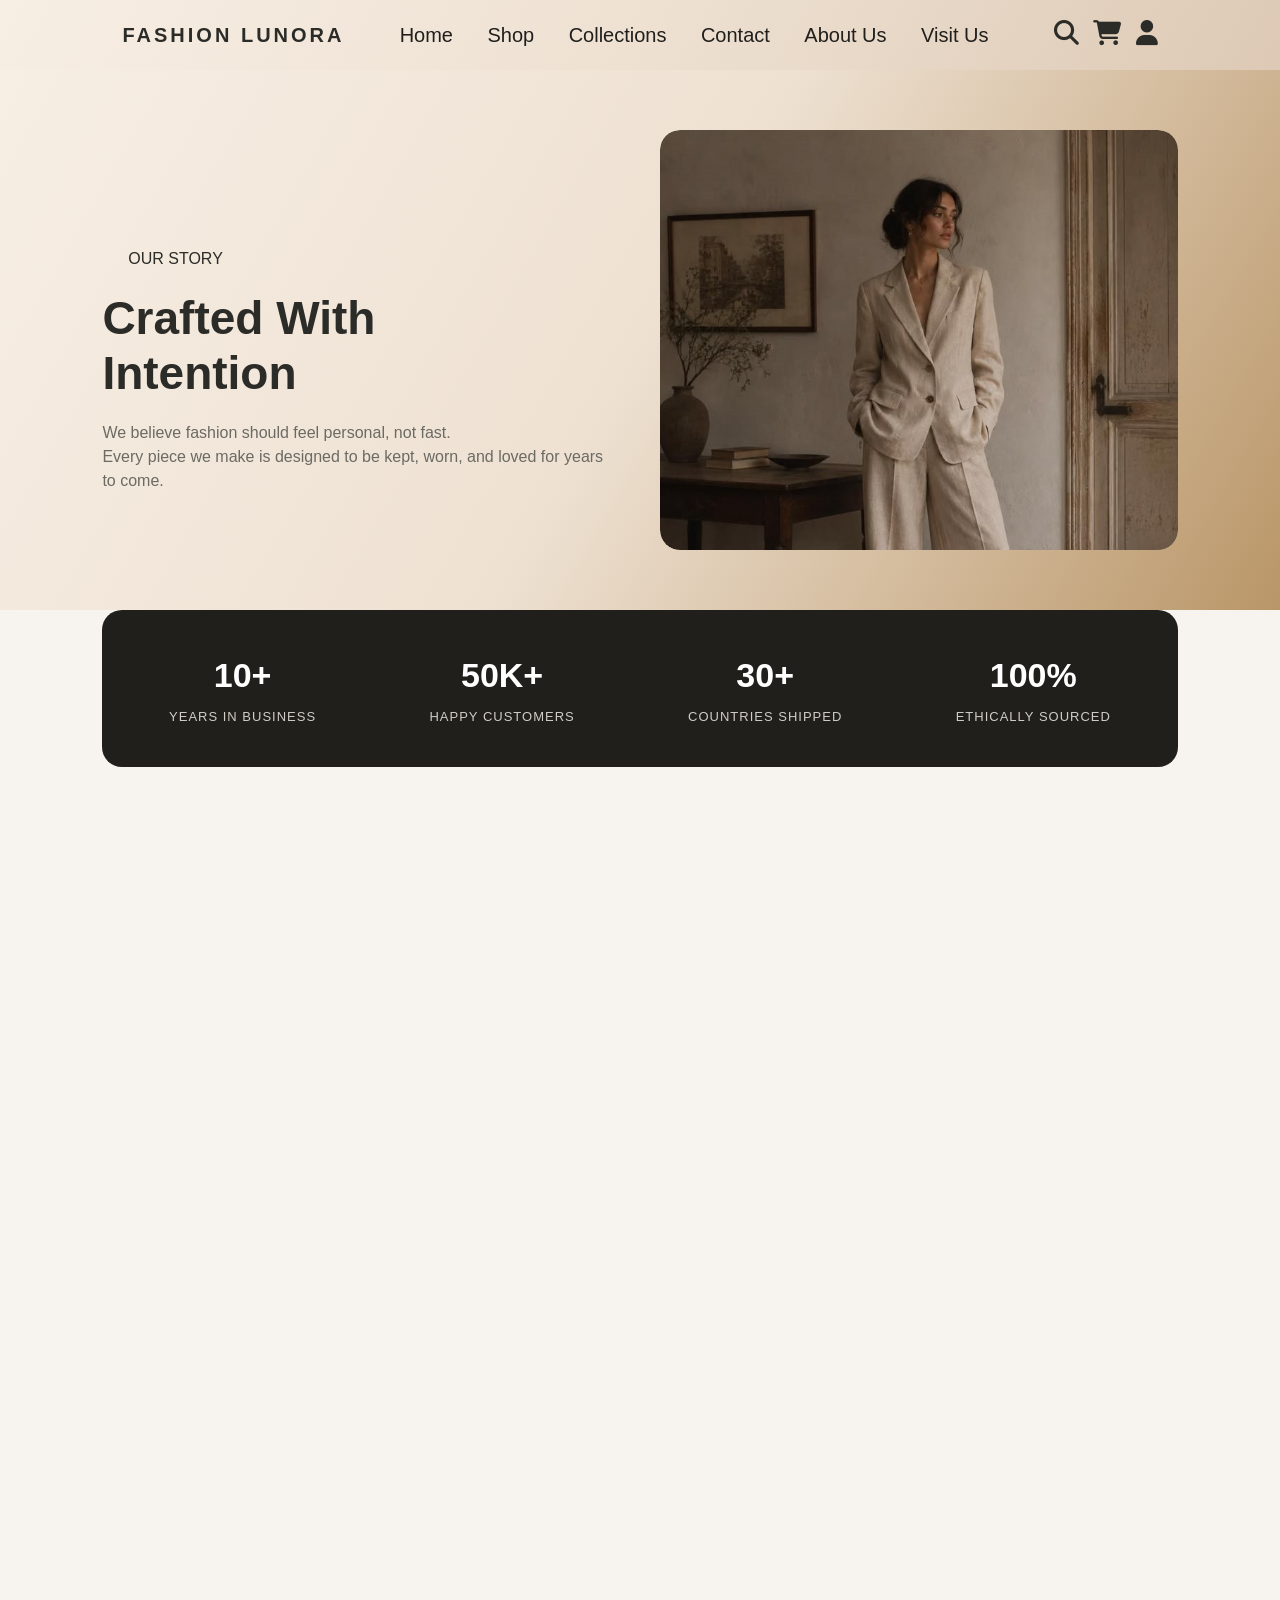
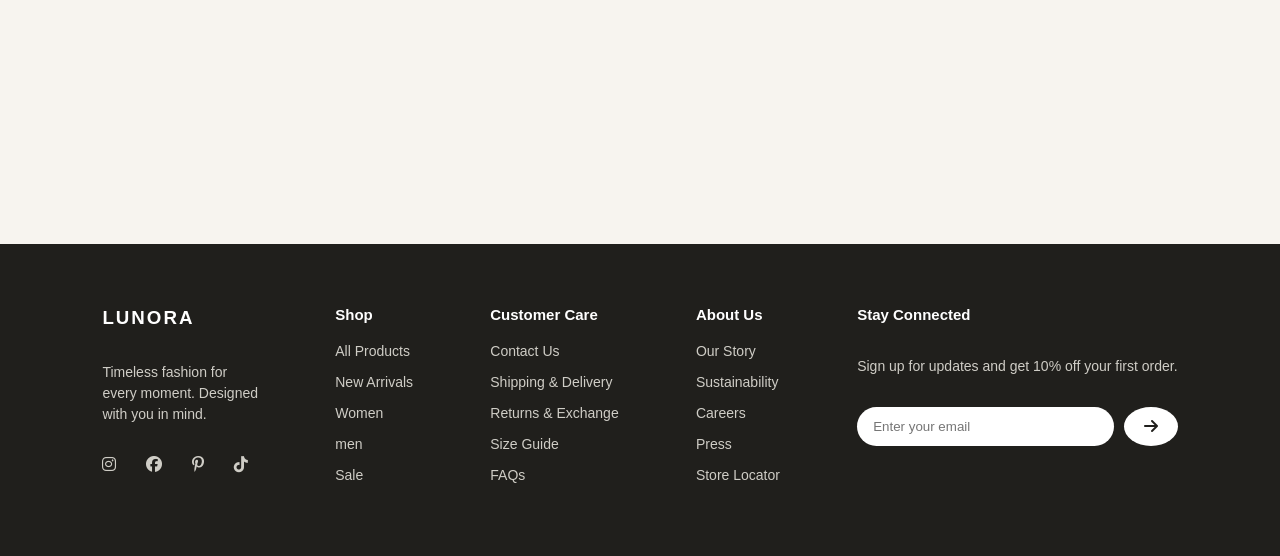
<file: about.html>
<!doctype html>
<html lang="en">
  <head>
    <meta charset="UTF-8" />
    <meta name="viewport" content="width=device-width, initial-scale=1.0" />
    <title>About Us</title>
    <link rel="stylesheet" href="style (1).css" />
    <link
      rel="stylesheet"
      href="https://cdnjs.cloudflare.com/ajax/libs/font-awesome/6.5.1/css/all.min.css"
    />
  </head>
  <body>
    <!--------------------------Header---------------------------->
    <section class="header">
      <div class="logo">FASHION LUNORA</div>
      <div class="nav" id="nav-menu">
        <a href="index.html">Home</a>
        <a href="index.html#shop">Shop</a>
        <a href="index.html#collections">Collections</a>
        <a href="contact.html">Contact</a>
        <a href="about.html">About Us</a>
        <a href="visit-us.html">Visit Us</a>
      </div>
      <div class="header-icons">
        <i class="fa-solid fa-search" id="search-icon"></i>
        <i class="fa-solid fa-shopping-cart" id="cart-icon"></i>
        <i class="fa-solid fa-user" id="profile-icon"></i>
      </div>
      <div class="hamburger" id="hamburger">
        <i class="fa-solid fa-bars"></i>
      </div>
    </section>

    <!--------------------------About Hero-------------------------->
    <div class="bgcolor">
      <section class="about-hero">
        <div class="about-hero-text">
          <p class="section-title">OUR STORY</p>
          <h1>Crafted With<br />Intention</h1>
          <p class="desc">
            We believe fashion should feel personal, not fast.
            <br />
            Every piece we make is designed to be kept, worn, and loved for
            years to come.
          </p>
        </div>
        <div class="about-hero-image">
          <img src="images/story-img.jpg" alt="About Hero" />
        </div>
      </section>
    </div>

    <!--------------------------Stats Bar-------------------------->
    <section class="stats-bar">
      <div class="stat-item">
        <h2>10+</h2>
        <p>Years in Business</p>
      </div>
      <div class="stat-item">
        <h2>50K+</h2>
        <p>Happy Customers</p>
      </div>
      <div class="stat-item">
        <h2>30+</h2>
        <p>Countries Shipped</p>
      </div>
      <div class="stat-item">
        <h2>100%</h2>
        <p>Ethically Sourced</p>
      </div>
    </section>

    <!--------------------------Our Story-------------------------->
    <section class="about-story">
      <div class="about-story-image">
        <img src="images/about-img-2.jpg" alt="Our Story" />
      </div>
      <div class="about-story-text">
        <p class="section-title">SINCE 2014</p>
        <h2>A Small Idea<br />That Grew</h2>
        <p>
          LUNORA started in a small studio with one sewing machine and a simple
          idea: clothing that feels as good as it looks. What began as a modest
          collection of everyday essentials, sold to a handful of local
          customers, has grown into a brand trusted by tens of thousands of
          people around the world.
        </p>
        <p>
          Today, our team works across design, sourcing, and production to bring
          you pieces that are made to last, not to be replaced every season. We
          still review every fabric by hand, and every collection is tested for
          comfort before it ever reaches you.
        </p>
        <p>
          Our name, LUNORA, was inspired by the idea of quiet confidence, the
          kind of style that doesn't need to shout to be noticed. That idea
          still guides every decision we make today.
        </p>
      </div>
    </section>

    <!--------------------------Mission & Vision-------------------------->
    <section class="mission-vision">
      <div class="mv-card">
        <i class="fa-solid fa-bullseye"></i>
        <h3>Our Mission</h3>
        <p>
          To design timeless, high-quality clothing that respects both the
          people who make it and the planet it comes from, while remaining
          accessible to everyday customers.
        </p>
      </div>
      <div class="mv-card">
        <i class="fa-solid fa-eye"></i>
        <h3>Our Vision</h3>
        <p>
          To become a brand people trust not just for style, but for honesty,
          quality, and a genuine commitment to doing business the right way.
        </p>
      </div>
    </section>

    <!--------------------------Timeline-------------------------->
    <section class="timeline-section">
      <div class="section-title">
        <div>
          <p class="small-title">OUR JOURNEY</p>
          <h2>Milestones</h2>
        </div>
      </div>

      <div class="timeline">
        <div class="timeline-item">
          <span class="timeline-year">2014</span>
          <p>
            LUNORA is founded in a small studio with a single sewing machine.
          </p>
        </div>
        <div class="timeline-item">
          <span class="timeline-year">2017</span>
          <p>
            Our first physical pop-up store opens, selling out within a week.
          </p>
        </div>
        <div class="timeline-item">
          <span class="timeline-year">2020</span>
          <p>
            LUNORA officially launches online, reaching customers worldwide.
          </p>
        </div>
        <div class="timeline-item">
          <span class="timeline-year">2023</span>
          <p>
            We commit to 100% ethically sourced fabrics across all collections.
          </p>
        </div>
        <div class="timeline-item">
          <span class="timeline-year">2025</span>
          <p>LUNORA reaches customers in over 30 countries around the world.</p>
        </div>
      </div>
    </section>

    <!--------------------------Values-------------------------->
    <section class="values">
      <div class="section-title">
        <div>
          <p class="small-title">WHAT WE STAND FOR</p>
          <h2>Our Values</h2>
        </div>
      </div>

      <div class="values-row">
        <div class="value-card">
          <i class="fa-solid fa-leaf"></i>
          <h4>Sustainability</h4>
          <p>Thoughtfully sourced materials that respect the planet.</p>
        </div>
        <div class="value-card">
          <i class="fa-solid fa-scissors"></i>
          <h4>Craftsmanship</h4>
          <p>Every piece finished by hand with attention to detail.</p>
        </div>
        <div class="value-card">
          <i class="fa-solid fa-heart"></i>
          <h4>Timelessness</h4>
          <p>Designs made to be worn for years, not one season.</p>
        </div>
        <div class="value-card">
          <i class="fa-solid fa-hand-holding-heart"></i>
          <h4>Honesty</h4>
          <p>Fair prices and transparency in everything we do.</p>
        </div>
      </div>
    </section>

    <!--------------------------Team-------------------------->
    <section class="team" id="team">
      <div class="section-title">
        <div>
          <p class="small-title">MEET THE DEVELOPERS</p>
          <!-- <h2>The People Behind LUNORA</h2> -->
        </div>
      </div>

      <div class="team-row">
        <div class="team-card">
          <img src="images/khadija.png" />

          <h3>Khadija Alizada</h3>
          <p>Front-End Developer & Project Lead</p>
          <a href="portfolio-khadija.html"
            >View Profile
            <i class="fa-solid fa-arrow-right"></i>
          </a>
        </div>
        <div class="team-card">
          <img src="images/shakila.png" alt="Head of Design" />

          <h3>Shakila Kazimi</h3>
          <p>UI Designer & Front-End Developer</p>
          <a href="portfolio-shakila.html"
            >View Profile
            <i class="fa-solid fa-arrow-right"></i>
          </a>
        </div>
        <div class="team-card">
          <img src="images/morsal.png" alt="Head of Operations" />

          <h3>Morsal Haidari</h3>
          <p>Front-End Developer & Content Editor</p>
          <a href="portfolio-morsal.html"
            >View Profile
            <i class="fa-solid fa-arrow-right"></i>
          </a>
        </div>
      </div>
    </section>

    <!--------------------------Quote Banner-------------------------->
    <section class="about-quote">
      <p>
        "We don't just make clothes, we create pieces<br />
        that become part of your story."
      </p>
      <span>— The LUNORA Team</span>
    </section>

    <!--------------------------CTA-------------------------->
    <section class="about-cta">
      <h2>Discover Our Latest Collection</h2>
      <a href="view-all.html" class="banner-btn">
        Shop Now
        <i class="fa-solid fa-arrow-right"></i>
      </a>
    </section>

    <!-----------------------Footer-------------------------->

    <section class="footer">
      <div class="footer-col">
        <h3>LUNORA</h3>
        <p>
          Timeless fashion for <br />
          every moment. Designed <br />
          with you in mind.
        </p>
        <div class="socials">
          <a href="#"><i class="fa-brands fa-instagram"></i></a>
          <a href="#"><i class="fa-brands fa-facebook"></i></a>
          <a href="#"><i class="fa-brands fa-pinterest-p"></i></a>
          <a href="#"><i class="fa-brands fa-tiktok"></i></a>
        </div>
      </div>
      <div class="footer-col">
        <h4>Shop</h4>
        <a href="view-all.html">All Products</a>
        <a href="view-all.html">New Arrivals</a>
        <a href="women-collection.html">Women</a>
        <a href="men-collection.html">men</a>
        <a href="view-all.html">Sale</a>
      </div>
      <div class="footer-col">
        <h4>Customer Care</h4>
        <a href="contact.html">Contact Us</a>
        <a href="#">Shipping & Delivery</a>
        <a href="#">Returns & Exchange</a>
        <a href="#">Size Guide</a>
        <a href="#">FAQs</a>
      </div>
      <div class="footer-col">
        <h4>About Us</h4>
        <a href="about.html">Our Story</a>
        <a href="#">Sustainability</a>
        <a href="#">Careers</a>
        <a href="#">Press</a>
        <a href="#">Store Locator</a>
      </div>
      <div class="footer-col">
        <h4>Stay Connected</h4>
        <p>Sign up for updates and get 10% off your first order.</p>
        <form class="footer-form">
          <input type="email" placeholder="Enter your email" />
          <button type="submit">
            <i class="fa-solid fa-arrow-right"></i>
          </button>
        </form>
      </div>
    </section>

    <script src="javascript (1).js"></script>
  </body>
</html>
</file>
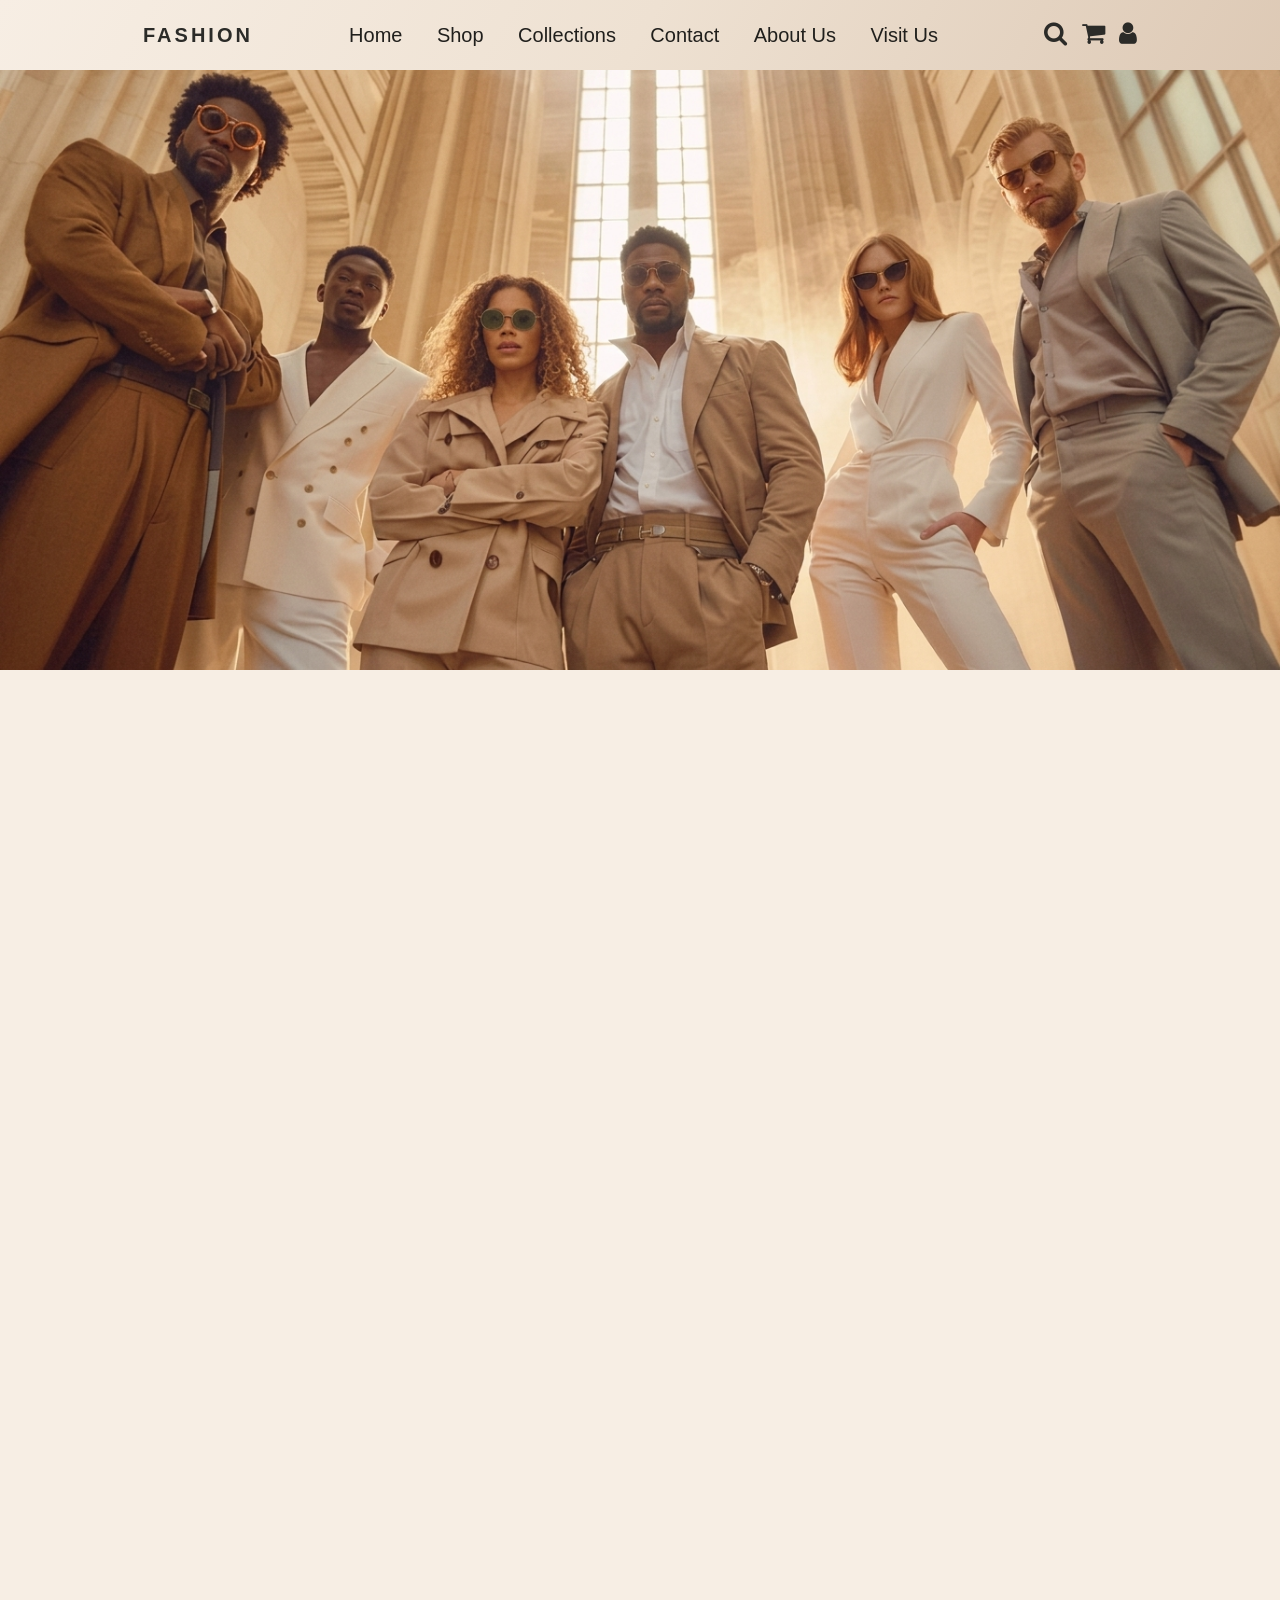
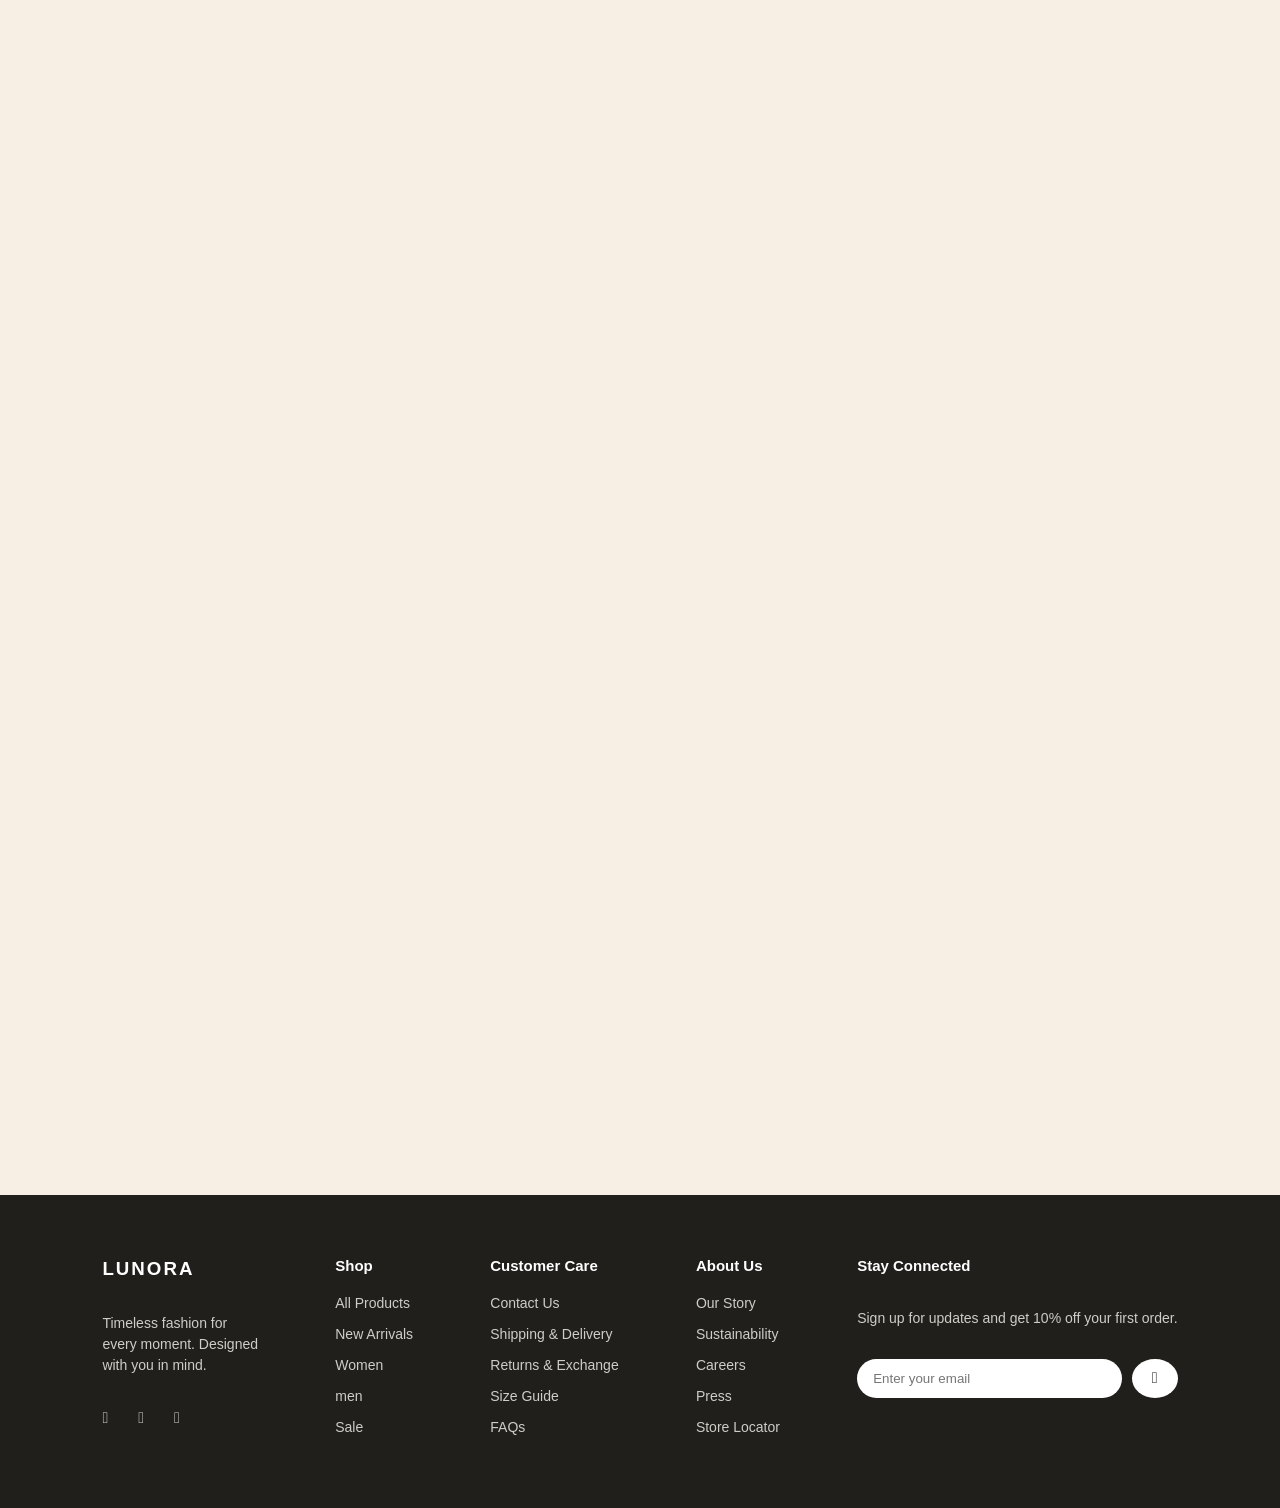
<file: accessory.html>
<!doctype html>
<html lang="en">
  <head>
    <meta charset="UTF-8" />
    <meta name="viewport" content="width=device-width, initial-scale=1.0" />
    <title>Dresses Collection</title>
    <link
      rel="stylesheet"
      href="https://stackpath.bootstrapcdn.com/font-awesome/4.7.0/css/font-awesome.min.css"
    />
    <link rel="stylesheet" href="style (1).css" />
    <style>
      body {
        background-color: #f7eee4;
      }
    </style>
  </head>
  <body>
    <!--------------------------Header---------------------------->
    <section class="header">
      <div class="logo">FASHION</div>
      <div class="nav">
        <a href="index.html">Home</a>
        <a href="index.html#shop">Shop</a>
        <a href="index.html#collections">Collections</a>
        <a href="contact.html">Contact</a>
        <a href="about.html">About Us</a>
        <a href="visit-us.html">Visit Us</a>
      </div>
      <div class="header-icons">
        <i class="fa fa-search" id="search-icon"></i>
        <i class="fa fa-shopping-cart" id="cart-icon"></i>
        <i class="fa fa-user" id="profile-icon"></i>
      </div>
    </section>

    <!--------------------------Toolbar---------------------------->
    <div class="toolbar"></div>

    <!--------------------------Product Grid---------------------------->
    <div class="grid">
      <div class="card">
        <div class="card-img">
          <img src="images/acces-img-1.jpg" />
        </div>
        <p class="card-name">Wide Sleeve Dress</p>
        <p class="card-price">$98.00</p>
      </div>

      <div class="card">
        <div class="card-img">
          <img src="images/acces-img-2.jpg" />
        </div>
        <p class="card-name">Wrap Robe Dress</p>
        <p class="card-price">$79.00</p>
      </div>

      <div class="card">
        <div class="card-img">
          <img src="images/acces-img-3.jpeg" />
        </div>
        <p class="card-name">Mini Blazer Dress</p>
        <p class="card-price">$85.00</p>
      </div>

      <div class="card">
        <div class="card-img">
          <img src="images/acces-img-4.jpeg" />
        </div>
        <p class="card-name">Open Back Dress</p>
        <p class="card-price">$88.00</p>
      </div>

      <div class="card">
        <div class="card-img">
          <img src="images/acces-img-5.jpeg" />
        </div>
        <p class="card-name">Wide Sleeve Wrap Dress</p>
        <p class="card-price">$72.00</p>
      </div>

      <div class="card">
        <div class="card-img">
          <img src="images/acces-img-6.jpeg" />
        </div>
        <p class="card-name">Wide Sleeve Cape</p>
        <p class="card-price">$55.00</p>
      </div>

      <div class="card">
        <div class="card-img">
          <img src="images/acces-img-7.jpeg" />
        </div>
        <p class="card-name">Wrap Jacket Dress</p>
        <p class="card-price">$69.00</p>
      </div>

      <div class="card">
        <div class="card-img">
          <img src="images/acces-img-8.jpeg" />
        </div>
        <p class="card-name">Mini Blazer Dress</p>
        <p class="card-price">$85.00</p>
      </div>

      <div class="card">
        <div class="card-img">
          <img src="images/acces-img-9.jpeg" />
        </div>
        <p class="card-name">Mini Blazer Dress</p>
        <p class="card-price">$85.00</p>
      </div>

      <div class="card">
        <div class="card-img">
          <img src="images/acces-img-10.jpg" />
        </div>
        <p class="card-name">Mini Blazer Dress</p>
        <p class="card-price">$85.00</p>
      </div>

      <div class="card">
        <div class="card-img">
          <img src="images/acces-img-11.jpeg" />
        </div>
        <p class="card-name">Mini Blazer Dress</p>
        <p class="card-price">$85.00</p>
      </div>

      <div class="card">
        <div class="card-img">
          <img src="images/acces-img-12.jpg" />
        </div>
        <p class="card-name">Mini Blazer Dress</p>
        <p class="card-price">$85.00</p>
      </div>

      <div class="card">
        <div class="card-img">
          <img src="images/acces-img-1.jpg" />
        </div>
        <p class="card-name">Wide Sleeve Dress</p>
        <p class="card-price">$98.00</p>
      </div>

      <div class="card">
        <div class="card-img">
          <img src="images/acces-img-2.jpg" />
        </div>
        <p class="card-name">Wrap Robe Dress</p>
        <p class="card-price">$79.00</p>
      </div>

      <div class="card">
        <div class="card-img">
          <img src="images/acces-img-3.jpeg" />
        </div>
        <p class="card-name">Mini Blazer Dress</p>
        <p class="card-price">$85.00</p>
      </div>

      <div class="card">
        <div class="card-img">
          <img src="images/acces-img-4.jpeg" />
        </div>
        <p class="card-name">Open Back Dress</p>
        <p class="card-price">$88.00</p>
      </div>

      <div class="card">
        <div class="card-img">
          <img src="images/acces-img-5.jpeg" />
        </div>
        <p class="card-name">Wide Sleeve Wrap Dress</p>
        <p class="card-price">$72.00</p>
      </div>

      <div class="card">
        <div class="card-img">
          <img src="images/acces-img-6.jpeg" />
        </div>
        <p class="card-name">Wide Sleeve Cape</p>
        <p class="card-price">$55.00</p>
      </div>

      <div class="card">
        <div class="card-img">
          <img src="images/acces-img-7.jpeg" />
        </div>
        <p class="card-name">Wrap Jacket Dress</p>
        <p class="card-price">$69.00</p>
      </div>

      <div class="card">
        <div class="card-img">
          <img src="images/acces-img-8.jpeg" />
        </div>
        <p class="card-name">Mini Blazer Dress</p>
        <p class="card-price">$85.00</p>
      </div>
    </div>

    <!-----------------------Footer-------------------------->

    <section class="footer">
      <div class="footer-col">
        <h3>LUNORA</h3>
        <p>
          Timeless fashion for <br />
          every moment. Designed <br />
          with you in mind.
        </p>
        <div class="socials">
          <a href="#"><i class="fa-brands fa-instagram"></i></a>
          <a href="#"><i class="fa-brands fa-facebook"></i></a>
          <a href="#"><i class="fa-brands fa-pinterest-p"></i></a>
          <a href="#"><i class="fa-brands fa-tiktok"></i></a>
        </div>
      </div>
      <div class="footer-col">
        <h4>Shop</h4>
        <a href="view-all.html">All Products</a>
        <a href="view-all.html">New Arrivals</a>
        <a href="women-collection.html">Women</a>
        <a href="men-collection.html">men</a>
        <a href="view-all.html">Sale</a>
      </div>
      <div class="footer-col">
        <h4>Customer Care</h4>
        <a href="contact.html">Contact Us</a>
        <a href="#">Shipping & Delivery</a>
        <a href="#">Returns & Exchange</a>
        <a href="#">Size Guide</a>
        <a href="#">FAQs</a>
      </div>
      <div class="footer-col">
        <h4>About Us</h4>
        <a href="about.html">Our Story</a>
        <a href="#">Sustainability</a>
        <a href="#">Careers</a>
        <a href="#">Press</a>
        <a href="#">Store Locator</a>
      </div>
      <div class="footer-col">
        <h4>Stay Connected</h4>
        <p>Sign up for updates and get 10% off your first order.</p>
        <form class="footer-form">
          <input type="email" placeholder="Enter your email" />
          <button type="submit">
            <i class="fa-solid fa-arrow-right"></i>
          </button>
        </form>
      </div>
    </section>

    <script src="javascript (1).js"></script>
  </body>
</html>
</file>
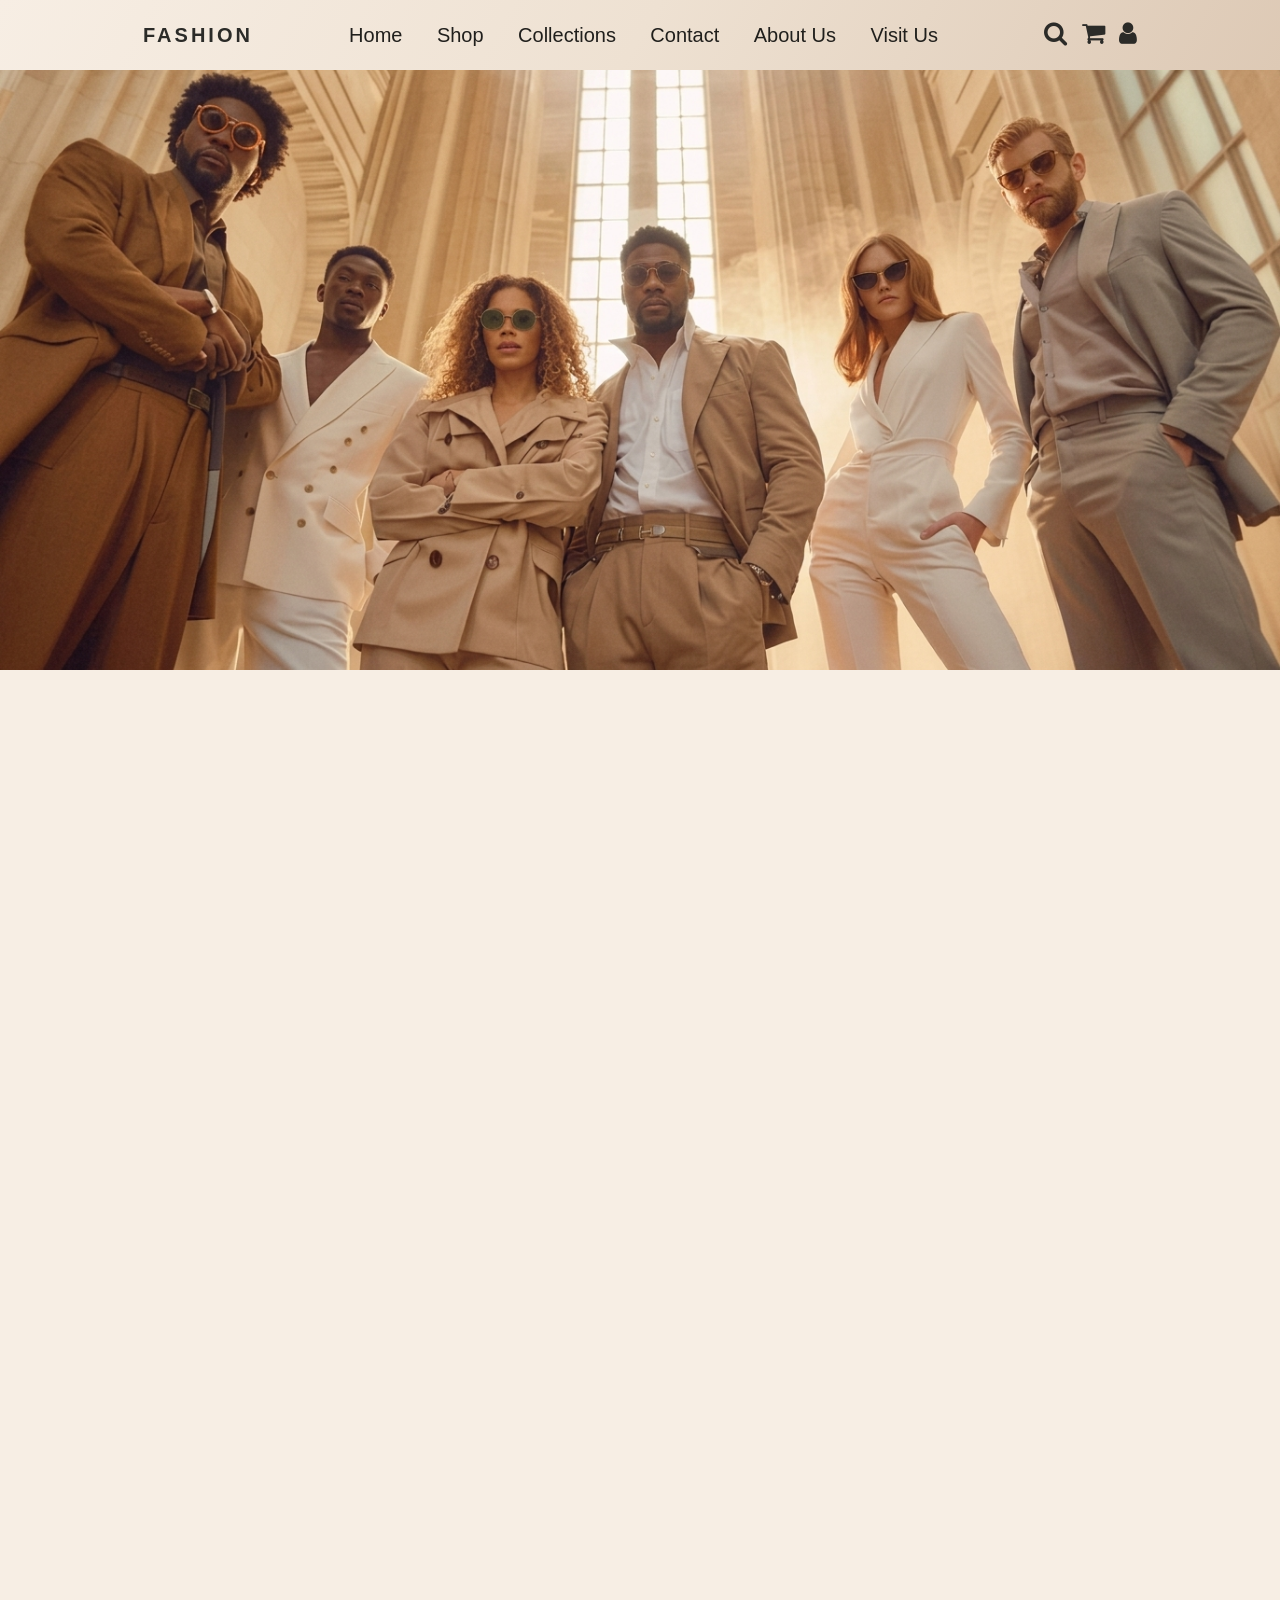
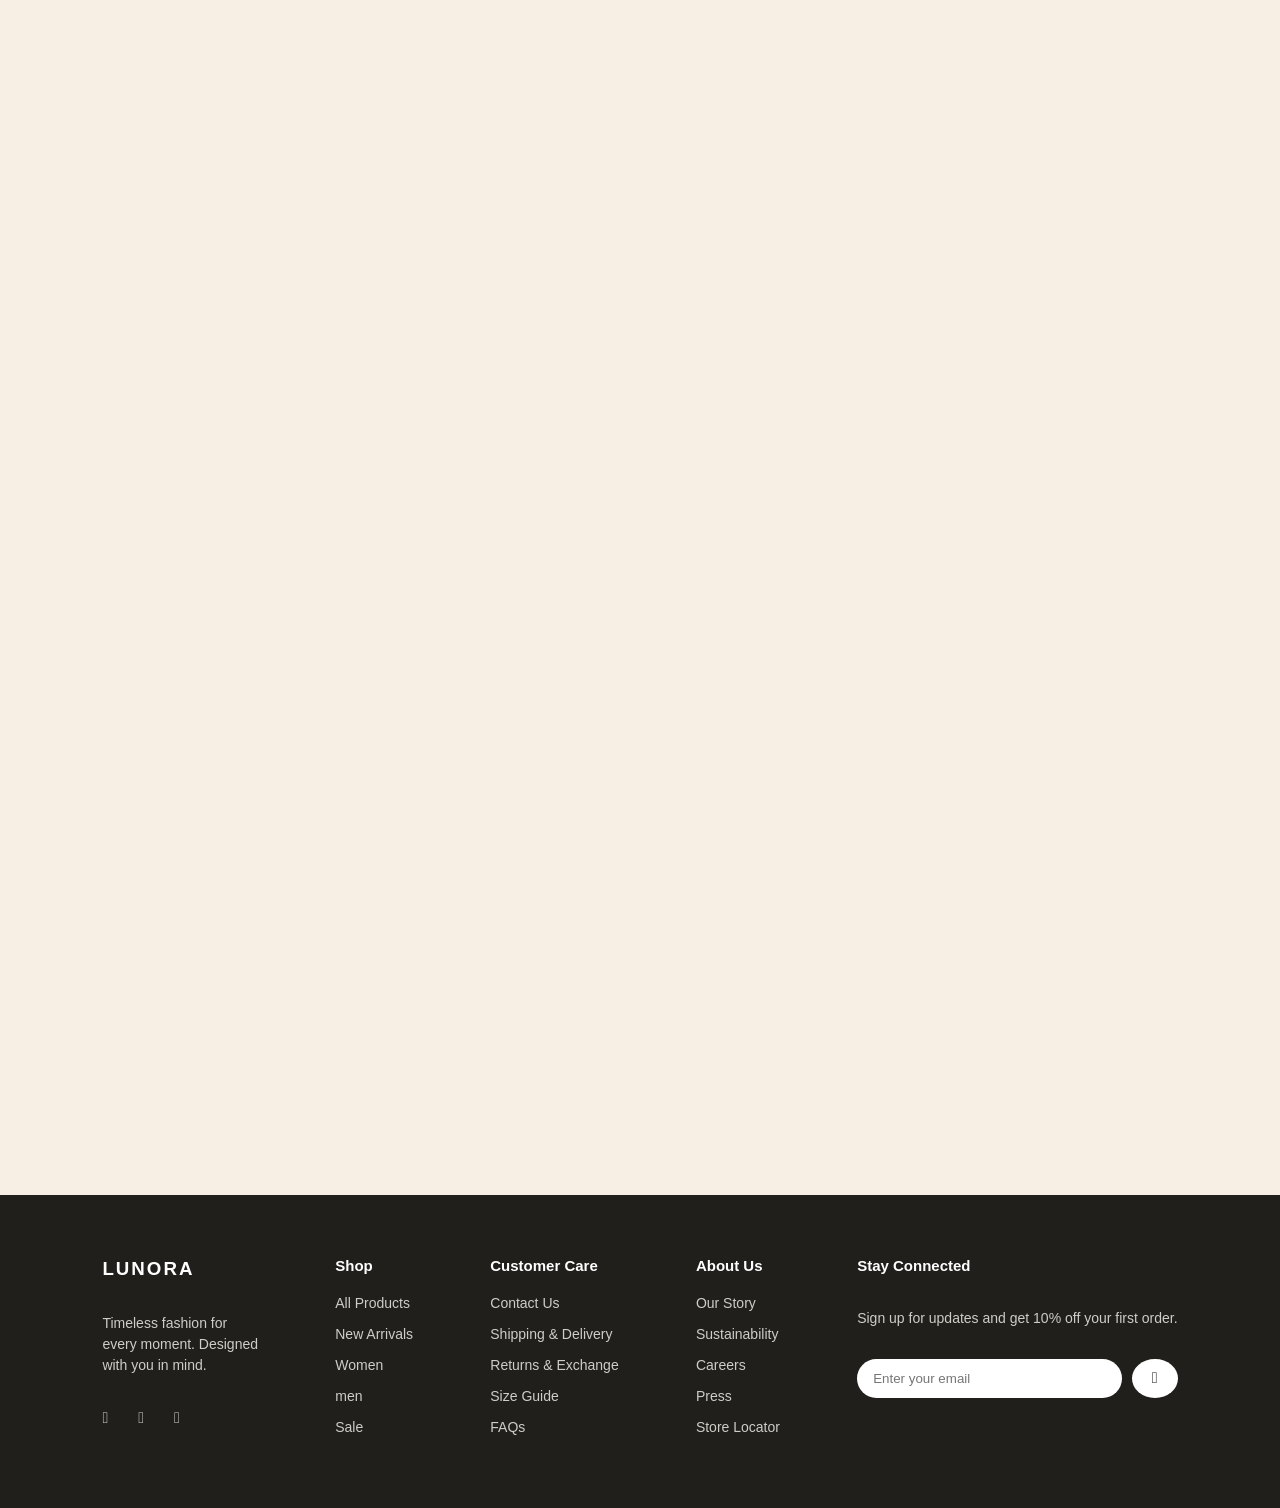
<file: men-collection.html>
<!doctype html>
<html lang="en">
  <head>
    <meta charset="UTF-8" />
    <meta name="viewport" content="width=device-width, initial-scale=1.0" />
    <title>Men Collection</title>
    <link
      rel="stylesheet"
      href="https://stackpath.bootstrapcdn.com/font-awesome/4.7.0/css/font-awesome.min.css"
    />
    <link rel="stylesheet" href="style (1).css" />
    <style>
      body {
        background-color: #f7eee4;
      }
    </style>
  </head>
  <body>
    <!--------------------------Header---------------------------->
    <section class="header">
      <div class="logo">FASHION</div>
      <div class="nav">
        <a href="index.html">Home</a>
        <a href="index.html#shop">Shop</a>
        <a href="index.html#collections">Collections</a>
        <a href="index.html#contact">Contact</a>
        <a href="about.html">About Us</a>
        <a href="visit-us.html">Visit Us</a>
      </div>
      <div class="header-icons">
        <i class="fa fa-search" id="search-icon"></i>
        <i class="fa fa-shopping-cart" id="cart-icon"></i>
        <i class="fa fa-user" id="profile-icon"></i>
      </div>
    </section>
    <!--------------------------Toolbar---------------------------->
    <div class="toolbar"></div>

    <!--------------------------Product Grid---------------------------->
    <div class="grid">
      <div class="card">
        <div class="card-img">
          <img src="images/man-img-1.jpeg" />
        </div>
        <p class="card-name">Wide Sleeve Dress</p>
        <p class="card-price">$98.00</p>
      </div>

      <div class="card">
        <div class="card-img"><img src="images/man-img-2.jpeg" />></div>
        <p class="card-name">Wrap Robe Dress</p>
        <p class="card-price">$79.00</p>
      </div>

      <div class="card">
        <div class="card-img">
          <img src="images/man-img-3.jpeg" />
        </div>
        <p class="card-name">Mini Blazer Dress</p>
        <p class="card-price">$85.00</p>
      </div>

      <div class="card">
        <div class="card-img">
          <img src="images/man-img-4.jpg" />
        </div>
        <p class="card-name">Open Back Dress</p>
        <p class="card-price">$88.00</p>
      </div>

      <div class="card">
        <div class="card-img">
          <img src="images/man-img-5.jpg" />
        </div>
        <p class="card-name">Wide Sleeve Wrap Dress</p>
        <p class="card-price">$72.00</p>
      </div>

      <div class="card">
        <div class="card-img">
          <img src="images/man-img-6.jpg" />
        </div>
        <p class="card-name">Wide Sleeve Cape</p>
        <p class="card-price">$55.00</p>
      </div>

      <div class="card">
        <div class="card-img">
          <img src="images/man-img-7.jpg" />
        </div>
        <p class="card-name">Wrap Jacket Dress</p>
        <p class="card-price">$69.00</p>
      </div>

      <div class="card">
        <div class="card-img">
          <img src="images/man-img-8.jpg" />
        </div>
        <p class="card-name">Mini Blazer Dress</p>
        <p class="card-price">$85.00</p>
      </div>

      <div class="card">
        <div class="card-img">
          <img src="images/man-img-9.jpeg" />
        </div>
        <p class="card-name">Mini Blazer Dress</p>
        <p class="card-price">$85.00</p>
      </div>

      <div class="card">
        <div class="card-img">
          <img src="images/man-img-10.jpeg" />
        </div>
        <p class="card-name">Mini Blazer Dress</p>
        <p class="card-price">$85.00</p>
      </div>

      <div class="card">
        <div class="card-img">
          <img src="images/man-img-11.jpg" />
        </div>
        <p class="card-name">Mini Blazer Dress</p>
        <p class="card-price">$85.00</p>
      </div>

      <div class="card">
        <div class="card-img">
          <img src="images/man-img-12.jpg" />
        </div>
        <p class="card-name">Mini Blazer Dress</p>
        <p class="card-price">$85.00</p>
      </div>

      <div class="card">
        <div class="card-img">
          <img src="images/man-img-1.jpeg" />
        </div>
        <p class="card-name">Wide Sleeve Dress</p>
        <p class="card-price">$98.00</p>
      </div>

      <div class="card">
        <div class="card-img"><img src="images/man-img-2.jpeg" />></div>
        <p class="card-name">Wrap Robe Dress</p>
        <p class="card-price">$79.00</p>
      </div>

      <div class="card">
        <div class="card-img">
          <img src="images/man-img-3.jpeg" />
        </div>
        <p class="card-name">Mini Blazer Dress</p>
        <p class="card-price">$85.00</p>
      </div>

      <div class="card">
        <div class="card-img">
          <img src="images/man-img-4.jpg" />
        </div>
        <p class="card-name">Open Back Dress</p>
        <p class="card-price">$88.00</p>
      </div>

      <div class="card">
        <div class="card-img">
          <img src="images/man-img-5.jpg" />
        </div>
        <p class="card-name">Wide Sleeve Wrap Dress</p>
        <p class="card-price">$72.00</p>
      </div>

      <div class="card">
        <div class="card-img">
          <img src="images/man-img-6.jpg" />
        </div>
        <p class="card-name">Wide Sleeve Cape</p>
        <p class="card-price">$55.00</p>
      </div>

      <div class="card">
        <div class="card-img">
          <img src="images/man-img-7.jpg" />
        </div>
        <p class="card-name">Wrap Jacket Dress</p>
        <p class="card-price">$69.00</p>
      </div>

      <div class="card">
        <div class="card-img">
          <img src="images/man-img-8.jpg" />
        </div>
        <p class="card-name">Mini Blazer Dress</p>
        <p class="card-price">$85.00</p>
      </div>
    </div>

    <!-----------------------Footer-------------------------->

    <section class="footer">
      <div class="footer-col">
        <h3>LUNORA</h3>
        <p>
          Timeless fashion for <br />
          every moment. Designed <br />
          with you in mind.
        </p>
        <div class="socials">
          <a href="#"><i class="fa-brands fa-instagram"></i></a>
          <a href="#"><i class="fa-brands fa-facebook"></i></a>
          <a href="#"><i class="fa-brands fa-pinterest-p"></i></a>
          <a href="#"><i class="fa-brands fa-tiktok"></i></a>
        </div>
      </div>
      <div class="footer-col">
        <h4>Shop</h4>
        <a href="view-all.html">All Products</a>
        <a href="view-all.html">New Arrivals</a>
        <a href="women-collection.html">Women</a>
        <a href="men-collection.html">men</a>
        <a href="view-all.html">Sale</a>
      </div>
      <div class="footer-col">
        <h4>Customer Care</h4>
        <a href="contact.html">Contact Us</a>
        <a href="#">Shipping & Delivery</a>
        <a href="#">Returns & Exchange</a>
        <a href="#">Size Guide</a>
        <a href="#">FAQs</a>
      </div>
      <div class="footer-col">
        <h4>About Us</h4>
        <a href="about.html">Our Story</a>
        <a href="#">Sustainability</a>
        <a href="#">Careers</a>
        <a href="#">Press</a>
        <a href="#">Store Locator</a>
      </div>
      <div class="footer-col">
        <h4>Stay Connected</h4>
        <p>Sign up for updates and get 10% off your first order.</p>
        <form class="footer-form">
          <input type="email" placeholder="Enter your email" />
          <button type="submit">
            <i class="fa-solid fa-arrow-right"></i>
          </button>
        </form>
      </div>
    </section>

    <script src="javascript (1).js"></script>
  </body>
</html>
</file>
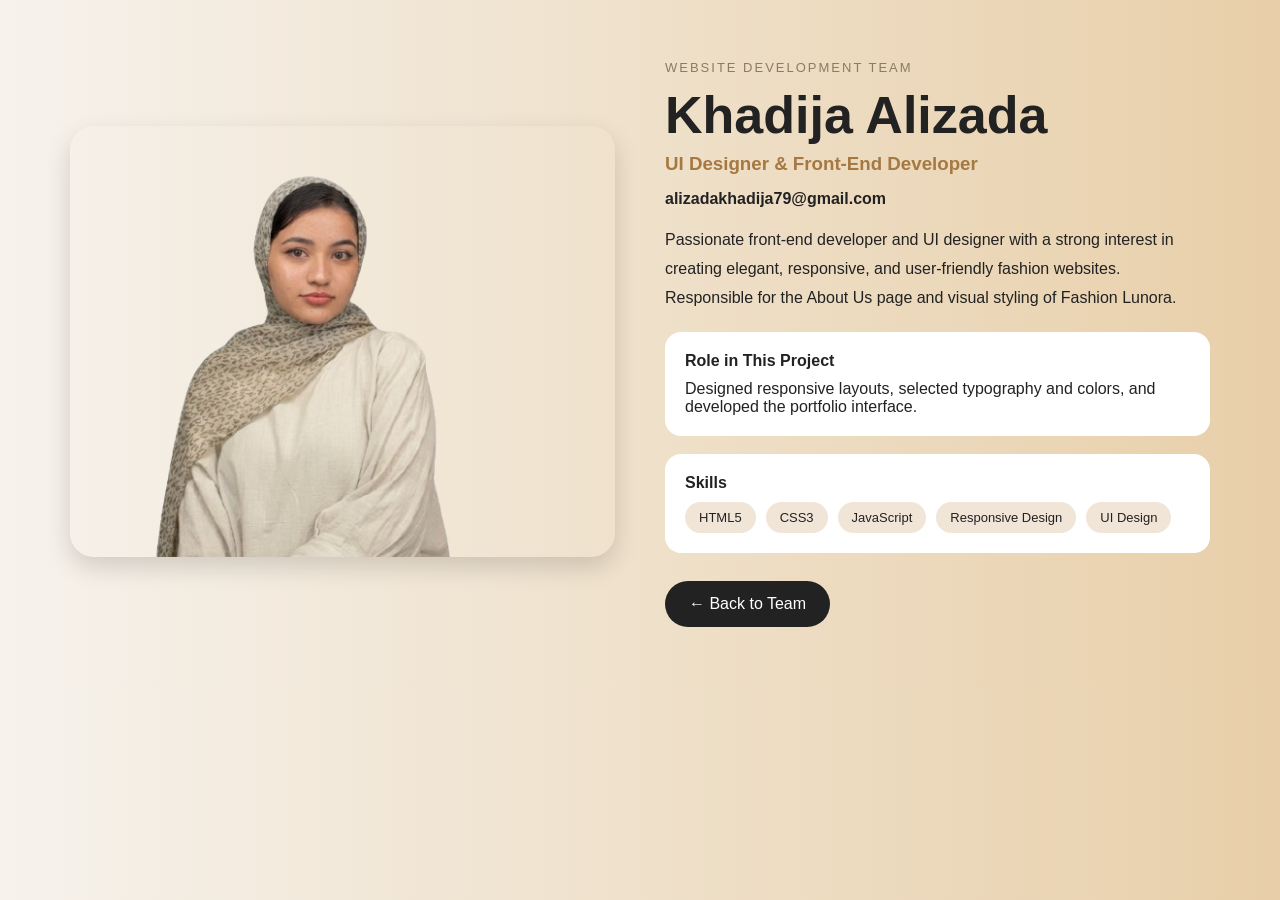
<file: portfolio-khadija.html>
<!doctype html>
<html lang="en">
  <head>
    <meta charset="UTF-8" />
    <meta name="viewport" content="width=device-width, initial-scale=1.0" />
    <title>Fashion Lunora | Portfolio</title>

    <link rel="stylesheet" href="portfolio.css" />

    <!-- Font Awesome -->
    <link
      rel="stylesheet"
      href="https://cdnjs.cloudflare.com/ajax/libs/font-awesome/6.7.2/css/all.min.css"
    />
  </head>
  <body>
    <section class="portfolio">
      <div class="image-side">
        <img src="images/khadija.png" alt="Portfolio" />
      </div>

      <div class="content-side">
        <p class="subtitle">WEBSITE DEVELOPMENT TEAM</p>

        <h1>Khadija Alizada</h1>

        <h3>UI Designer & Front-End Developer</h3>

        <p class="email">alizadakhadija79@gmail.com</p>

        <p class="description">
          Passionate front-end developer and UI designer with a strong interest
          in creating elegant, responsive, and user-friendly fashion websites.
          Responsible for the About Us page and visual styling of Fashion
          Lunora.
        </p>

        <div class="info-box">
          <h4>Role in This Project</h4>
          <p>
            Designed responsive layouts, selected typography and colors, and
            developed the portfolio interface.
          </p>
        </div>

        <div class="info-box">
          <h4>Skills</h4>

          <div class="skills">
            <span>HTML5</span>
            <span>CSS3</span>
            <span>JavaScript</span>
            <span>Responsive Design</span>
            <span>UI Design</span>
          </div>
        </div>

        <a href="about.html#team" class="back-btn"> ← Back to Team </a>
      </div>
    </section>
  </body>
</html>
</file>
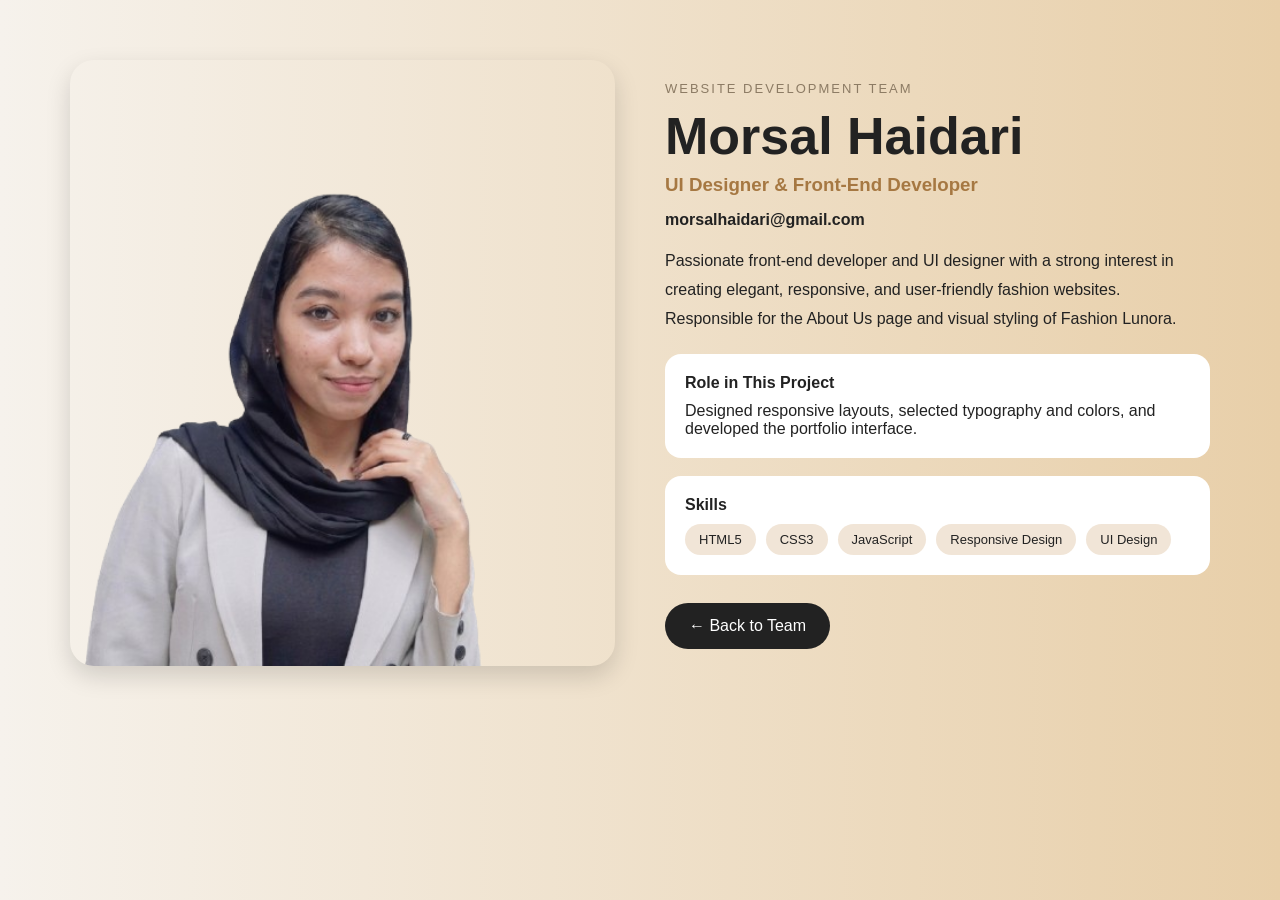
<file: portfolio-morsal.html>
<!doctype html>
<html lang="en">
  <head>
    <meta charset="UTF-8" />
    <meta name="viewport" content="width=device-width, initial-scale=1.0" />
    <title>Fashion Lunora | Portfolio</title>

    <link rel="stylesheet" href="portfolio.css" />

    <!-- Font Awesome -->
    <link
      rel="stylesheet"
      href="https://cdnjs.cloudflare.com/ajax/libs/font-awesome/6.7.2/css/all.min.css"
    />
  </head>
  <body>
    <section class="portfolio">
      <div class="image-side">
        <img src="images/morsal.png" alt="Portfolio" />
      </div>

      <div class="content-side">
        <p class="subtitle">WEBSITE DEVELOPMENT TEAM</p>

        <h1>Morsal Haidari</h1>

        <h3>UI Designer & Front-End Developer</h3>

        <p class="email">morsalhaidari@gmail.com</p>

        <p class="description">
          Passionate front-end developer and UI designer with a strong interest
          in creating elegant, responsive, and user-friendly fashion websites.
          Responsible for the About Us page and visual styling of Fashion
          Lunora.
        </p>

        <div class="info-box">
          <h4>Role in This Project</h4>
          <p>
            Designed responsive layouts, selected typography and colors, and
            developed the portfolio interface.
          </p>
        </div>

        <div class="info-box">
          <h4>Skills</h4>

          <div class="skills">
            <span>HTML5</span>
            <span>CSS3</span>
            <span>JavaScript</span>
            <span>Responsive Design</span>
            <span>UI Design</span>
          </div>
        </div>

        <a href="about.html#team" class="back-btn"> ← Back to Team </a>
      </div>
    </section>
  </body>
</html>
</file>
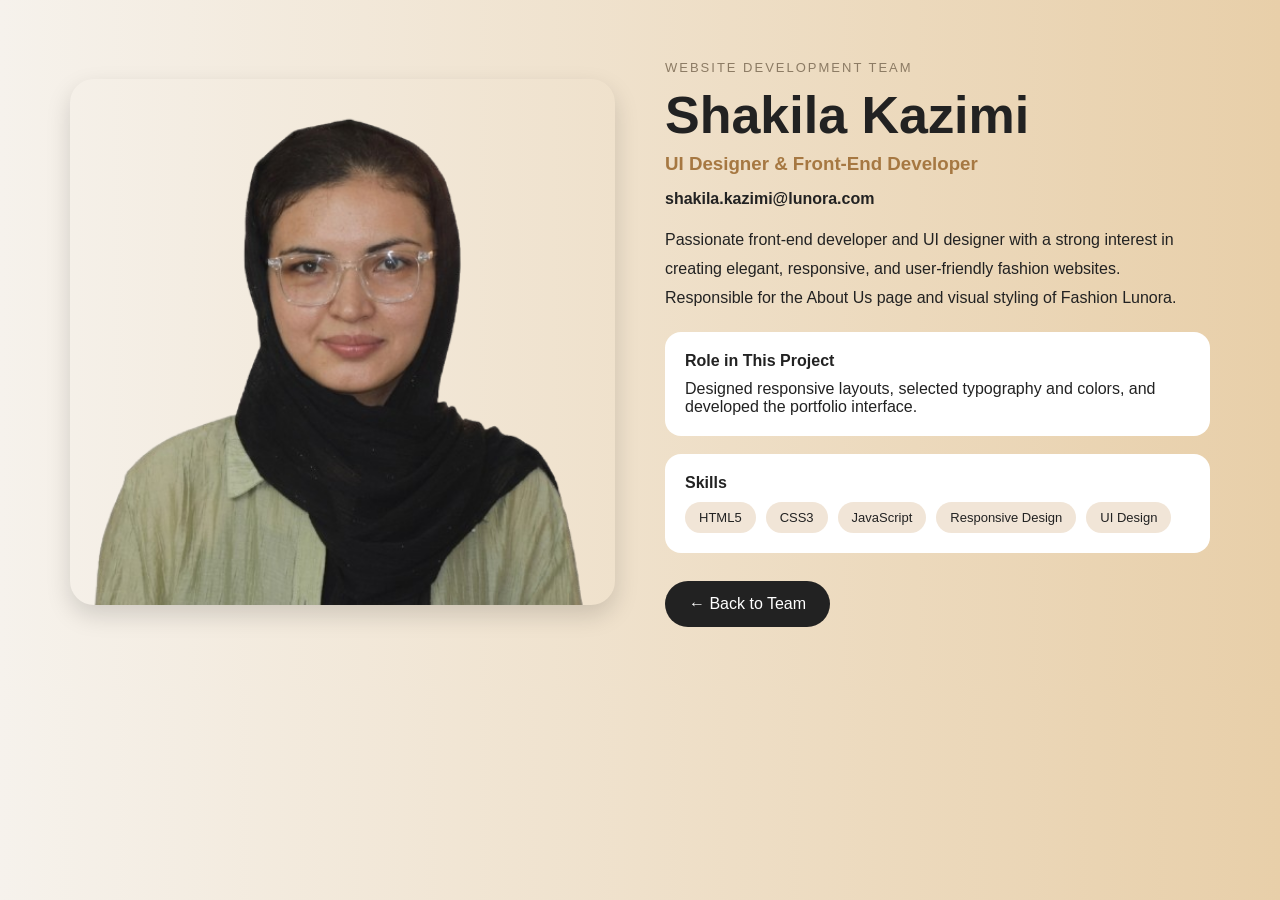
<file: portfolio-shakila.html>
<!doctype html>
<html lang="en">
  <head>
    <meta charset="UTF-8" />
    <meta name="viewport" content="width=device-width, initial-scale=1.0" />
    <title>Fashion Lunora | Portfolio</title>

    <link rel="stylesheet" href="portfolio.css" />

    <!-- Font Awesome -->
    <link
      rel="stylesheet"
      href="https://cdnjs.cloudflare.com/ajax/libs/font-awesome/6.7.2/css/all.min.css"
    />
  </head>
  <body>
    <section class="portfolio">
      <div class="image-side">
        <img src="images/shakila.png" alt="Portfolio" />
      </div>

      <div class="content-side">
        <p class="subtitle">WEBSITE DEVELOPMENT TEAM</p>

        <h1>Shakila Kazimi</h1>

        <h3>UI Designer & Front-End Developer</h3>

        <p class="email">shakila.kazimi@lunora.com</p>

        <p class="description">
          Passionate front-end developer and UI designer with a strong interest
          in creating elegant, responsive, and user-friendly fashion websites.
          Responsible for the About Us page and visual styling of Fashion
          Lunora.
        </p>

        <div class="info-box">
          <h4>Role in This Project</h4>
          <p>
            Designed responsive layouts, selected typography and colors, and
            developed the portfolio interface.
          </p>
        </div>

        <div class="info-box">
          <h4>Skills</h4>

          <div class="skills">
            <span>HTML5</span>
            <span>CSS3</span>
            <span>JavaScript</span>
            <span>Responsive Design</span>
            <span>UI Design</span>
          </div>
        </div>

        <a href="about.html#team" class="back-btn"> ← Back to Team </a>
      </div>
    </section>
  </body>
</html>
</file>
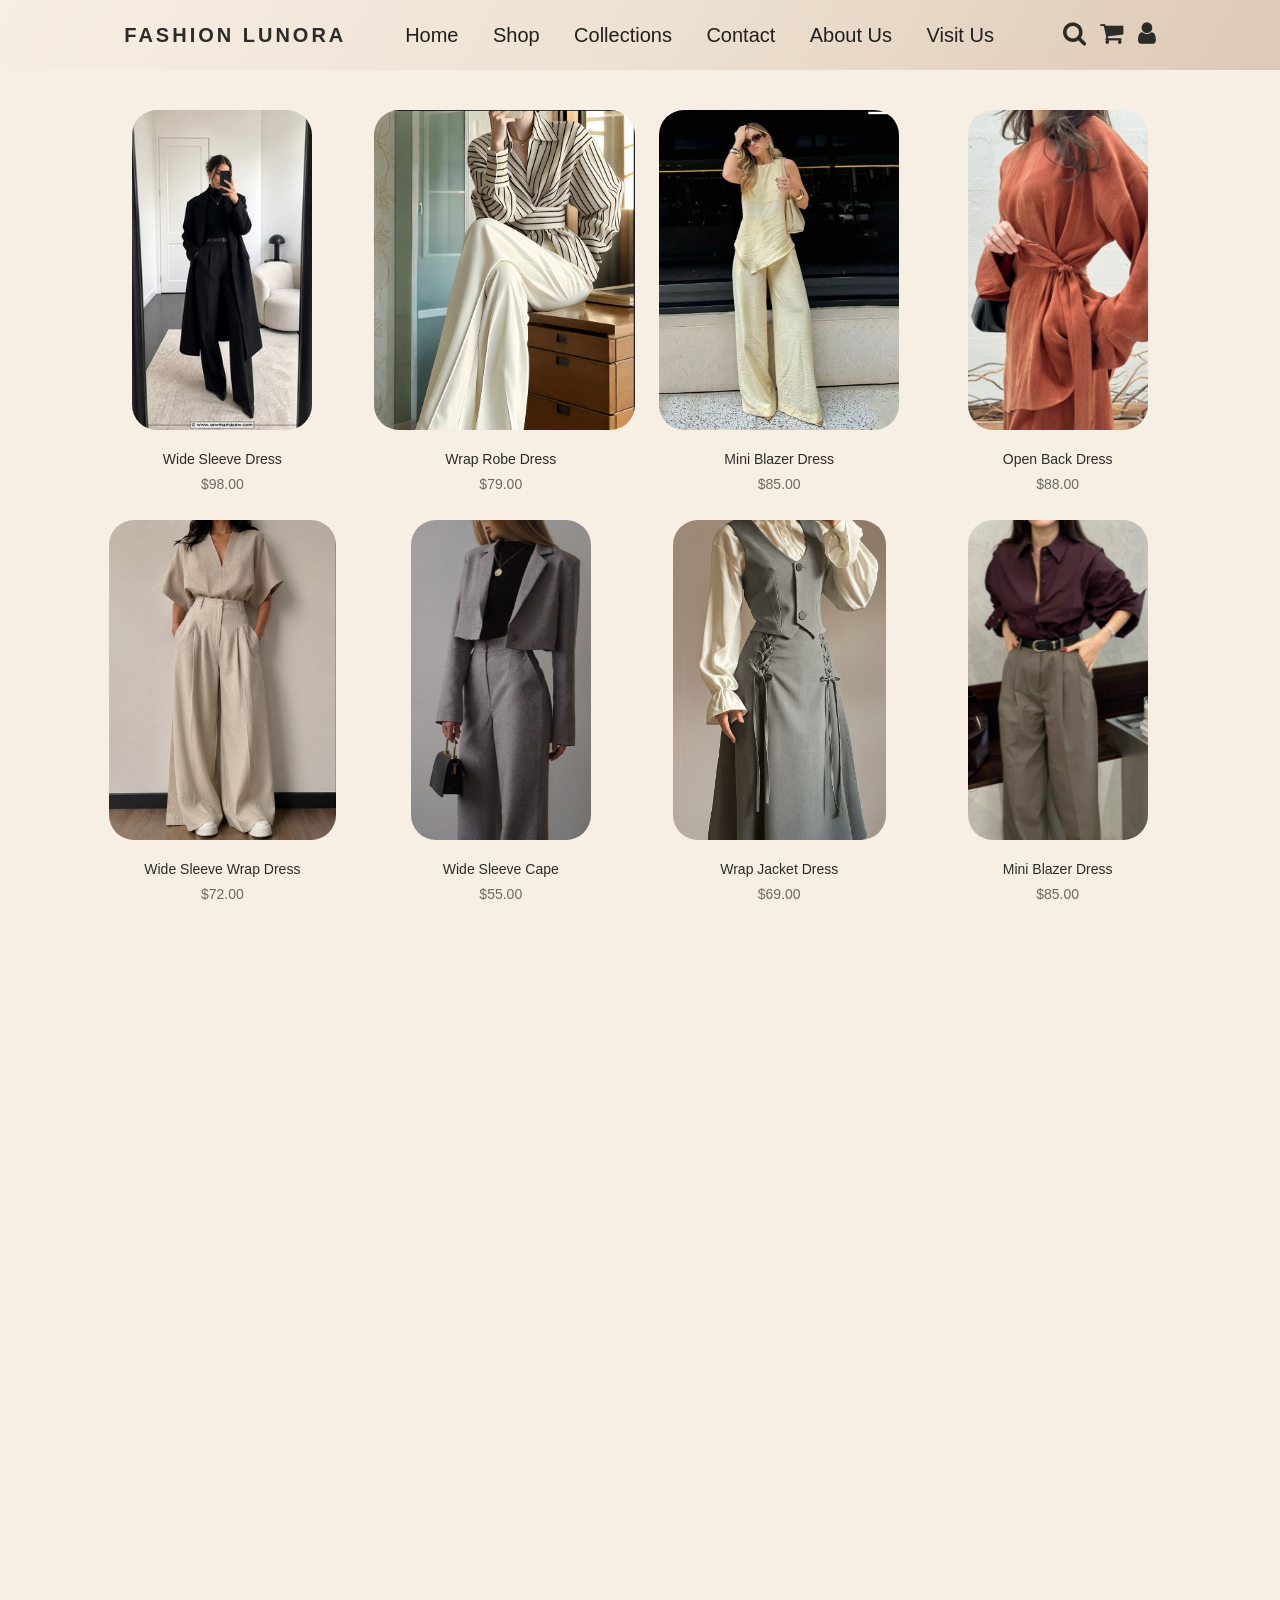
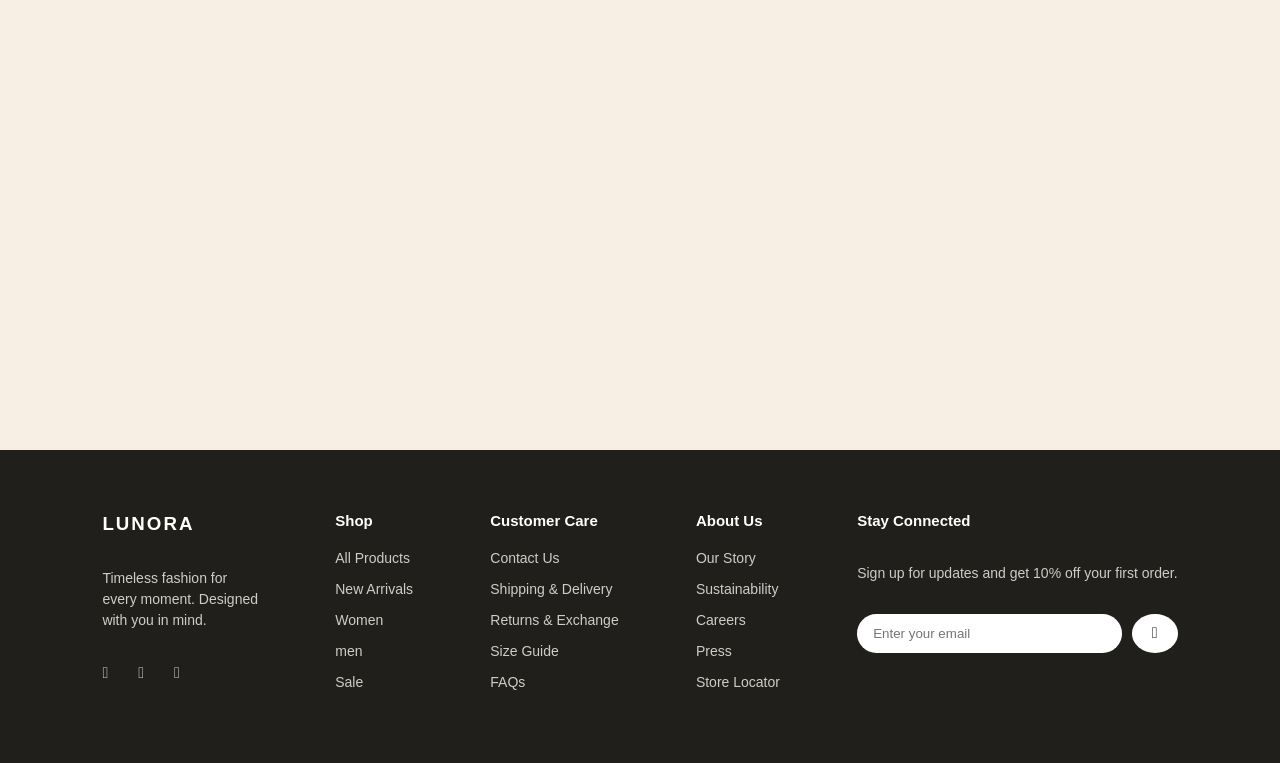
<file: view-all.html>
<!DOCTYPE html>
<html lang="en">
<head>
    <meta charset="UTF-8">
    <meta name="viewport" content="width=device-width, initial-scale=1.0">
    <title>view all products</title>
     <link
      rel="stylesheet"
      href="https://stackpath.bootstrapcdn.com/font-awesome/4.7.0/css/font-awesome.min.css"
    />
     <link rel="stylesheet" href="style (1).css" />
     <style>
      body{
        background-color: #f7eee4;
      }
     </style>
</head>
<body>
     <!--------------------------Header---------------------------->
    <section class="header">
      <div class="logo">FASHION LUNORA</div>
      <div class="nav">
        <a href="index.html">Home</a>
        <a href="index.html#shop">Shop</a>
        <a href="index.html#collections">Collections</a>
        <a href="index.html#contact">Contact</a>
        <a href="about.html">About Us</a>
        <a href="visit-us.html">Visit Us</a>
      </div>
      <div class="header-icons">
        <i class="fa fa-search" id="search-icon"></i>
        <i class="fa fa-shopping-cart" id="cart-icon"></i>
        <i class="fa fa-user" id="profile-icon"></i>
      </div>
    </section>
  
    <!--------------------------Product Grid---------------------------->
    <div class="grid">
      <div class="card">
        <div class="card-img">
          <img src="images/woman-img-1.jpg" />
        </div>
        <p class="card-name">Wide Sleeve Dress</p>
        <p class="card-price">$98.00</p>
      </div>

      <div class="card">
        <div class="card-img">
          <img src="images/woman-img-2.jpg" />
        </div>
        <p class="card-name">Wrap Robe Dress</p>
        <p class="card-price">$79.00</p>
      </div>

      <div class="card">
        <div class="card-img">
          <img src="images/woman-img-3.jpg" />
        </div>
        <p class="card-name">Mini Blazer Dress</p>
        <p class="card-price">$85.00</p>
      </div>

      <div class="card">
        <div class="card-img">
          <img src="images/woman-img-4.jpg" />
        </div>
        <p class="card-name">Open Back Dress</p>
        <p class="card-price">$88.00</p>
      </div>

      <div class="card">
        <div class="card-img">
          <img src="images/woman-img-5.jpg" />
        </div>
        <p class="card-name">Wide Sleeve Wrap Dress</p>
        <p class="card-price">$72.00</p>
      </div>

      <div class="card">
        <div class="card-img">
          <img src="images/woman-img-6.jpg" />
        </div>
        <p class="card-name">Wide Sleeve Cape</p>
        <p class="card-price">$55.00</p>
      </div>

      <div class="card">
        <div class="card-img">
          <img src="images/woman-img-7.jpg" />
        </div>
        <p class="card-name">Wrap Jacket Dress</p>
        <p class="card-price">$69.00</p>
      </div>

      <div class="card">
        <div class="card-img">
          <img src="images/woman-img-8.jpg" />
        </div>
        <p class="card-name">Mini Blazer Dress</p>
        <p class="card-price">$85.00</p>
      </div>

      <div class="card">
        <div class="card-img">
          <img src="images/woman-img-9.jpg" />
        </div>
        <p class="card-name">Mini Blazer Dress</p>
        <p class="card-price">$85.00</p>
      </div>

      <div class="card">
        <div class="card-img">
          <img src="images/woman-img-10.jpg" />
        </div>
        <p class="card-name">Mini Blazer Dress</p>
        <p class="card-price">$85.00</p>
      </div>

      <div class="card">
        <div class="card-img">
          <img src="images/woman-img-11.jpg" />
        </div>
        <p class="card-name">Mini Blazer Dress</p>
        <p class="card-price">$85.00</p>
      </div>

      <div class="card">
        <div class="card-img">
          <img src="images/woman-img-12.jpg" />
        </div>
        <p class="card-name">Mini Blazer Dress</p>
        <p class="card-price">$85.00</p>
      </div>

      <div class="card">
        <div class="card-img">
          <img src="images/woman-img-1.jpg" />
        </div>
        <p class="card-name">Wide Sleeve Dress</p>
        <p class="card-price">$98.00</p>
      </div>

      <div class="card">
        <div class="card-img">
          <img src="images/woman-img-2.jpg" />
        </div>
        <p class="card-name">Wrap Robe Dress</p>
        <p class="card-price">$79.00</p>
      </div>

      <div class="card">
        <div class="card-img">
          <img src="images/woman-img-3.jpg" />
        </div>
        <p class="card-name">Mini Blazer Dress</p>
        <p class="card-price">$85.00</p>
      </div>

      <div class="card">
        <div class="card-img">
          <img src="images/woman-img-4.jpg" />
        </div>
        <p class="card-name">Open Back Dress</p>
        <p class="card-price">$88.00</p>
      </div>

      <div class="card">
        <div class="card-img">
          <img src="images/woman-img-5.jpg" />
        </div>
        <p class="card-name">Wide Sleeve Wrap Dress</p>
        <p class="card-price">$72.00</p>
      </div>

      <div class="card">
        <div class="card-img">
          <img src="images/woman-img-6.jpg" />
        </div>
        <p class="card-name">Wide Sleeve Cape</p>
        <p class="card-price">$55.00</p>
      </div>

      <div class="card">
        <div class="card-img">
          <img src="images/woman-img-7.jpg" />
        </div>
        <p class="card-name">Wrap Jacket Dress</p>
        <p class="card-price">$69.00</p>
      </div>

      <div class="card">
        <div class="card-img">
          <img src="images/woman-img-8.jpg" />
        </div>
        <p class="card-name">Mini Blazer Dress</p>
        <p class="card-price">$85.00</p>
      </div>
    </div>

    <div class="grid">
      <div class="card">
        <div class="card-img">
          <img src="images/man-img-1.jpeg" />
        </div>
        <p class="card-name">Wide Sleeve Dress</p>
        <p class="card-price">$98.00</p>
      </div>

      <div class="card">
        <div class="card-img"><img src="images/man-img-2.jpeg" />></div>
        <p class="card-name">Wrap Robe Dress</p>
        <p class="card-price">$79.00</p>
      </div>

      <div class="card">
        <div class="card-img">
          <img src="images/man-img-3.jpeg" />
        </div>
        <p class="card-name">Mini Blazer Dress</p>
        <p class="card-price">$85.00</p>
      </div>

      <div class="card">
        <div class="card-img">
          <img src="images/man-img-4.jpg" />
        </div>
        <p class="card-name">Open Back Dress</p>
        <p class="card-price">$88.00</p>
      </div>

      <div class="card">
        <div class="card-img">
          <img src="images/man-img-5.jpg" />
        </div>
        <p class="card-name">Wide Sleeve Wrap Dress</p>
        <p class="card-price">$72.00</p>
      </div>

      <div class="card">
        <div class="card-img">
          <img src="images/man-img-6.jpg" />
        </div>
        <p class="card-name">Wide Sleeve Cape</p>
        <p class="card-price">$55.00</p>
      </div>

      <div class="card">
        <div class="card-img">
          <img src="images/man-img-7.jpg" />
        </div>
        <p class="card-name">Wrap Jacket Dress</p>
        <p class="card-price">$69.00</p>
      </div>

      <div class="card">
        <div class="card-img">
          <img src="images/man-img-8.jpg" />
        </div>
        <p class="card-name">Mini Blazer Dress</p>
        <p class="card-price">$85.00</p>
      </div>

      <div class="card">
        <div class="card-img">
          <img src="images/man-img-9.jpeg" />
        </div>
        <p class="card-name">Mini Blazer Dress</p>
        <p class="card-price">$85.00</p>
      </div>

      <div class="card">
        <div class="card-img">
          <img src="images/man-img-10.jpeg" />
        </div>
        <p class="card-name">Mini Blazer Dress</p>
        <p class="card-price">$85.00</p>
      </div>

      <div class="card">
        <div class="card-img">
          <img src="images/man-img-11.jpg" />
        </div>
        <p class="card-name">Mini Blazer Dress</p>
        <p class="card-price">$85.00</p>
      </div>

      <div class="card">
        <div class="card-img">
          <img src="images/man-img-12.jpg" />
        </div>
        <p class="card-name">Mini Blazer Dress</p>
        <p class="card-price">$85.00</p>
      </div>

      <div class="card">
        <div class="card-img">
          <img src="images/man-img-1.jpeg" />
        </div>
        <p class="card-name">Wide Sleeve Dress</p>
        <p class="card-price">$98.00</p>
      </div>

      <div class="card">
        <div class="card-img"><img src="images/man-img-2.jpeg" />></div>
        <p class="card-name">Wrap Robe Dress</p>
        <p class="card-price">$79.00</p>
      </div>

      <div class="card">
        <div class="card-img">
          <img src="images/man-img-3.jpeg" />
        </div>
        <p class="card-name">Mini Blazer Dress</p>
        <p class="card-price">$85.00</p>
      </div>

      <div class="card">
        <div class="card-img">
          <img src="images/man-img-4.jpg" />
        </div>
        <p class="card-name">Open Back Dress</p>
        <p class="card-price">$88.00</p>
      </div>

      <div class="card">
        <div class="card-img">
          <img src="images/man-img-5.jpg" />
        </div>
        <p class="card-name">Wide Sleeve Wrap Dress</p>
        <p class="card-price">$72.00</p>
      </div>

      <div class="card">
        <div class="card-img">
          <img src="images/man-img-6.jpg" />
        </div>
        <p class="card-name">Wide Sleeve Cape</p>
        <p class="card-price">$55.00</p>
      </div>

      <div class="card">
        <div class="card-img">
          <img src="images/man-img-7.jpg" />
        </div>
        <p class="card-name">Wrap Jacket Dress</p>
        <p class="card-price">$69.00</p>
      </div>

      <div class="card">
        <div class="card-img">
          <img src="images/man-img-8.jpg" />
        </div>
        <p class="card-name">Mini Blazer Dress</p>
        <p class="card-price">$85.00</p>
      </div>
    </div>

    <div class="grid">
      <div class="card">
        <div class="card-img">
          <img src="images/card-img-1.jpg" />
        </div>
        <p class="card-name">Wide Sleeve Dress</p>
        <p class="card-price">$98.00</p>
      </div>

      <div class="card">
        <div class="card-img">
          <img src="images/card-img-2.jpeg" />
        </div>
        <p class="card-name">Wrap Robe Dress</p>
        <p class="card-price">$79.00</p>
      </div>

      <div class="card">
        <div class="card-img">
          <img src="images/card-img-3.jpg" />
        </div>
        <p class="card-name">Mini Blazer Dress</p>
        <p class="card-price">$85.00</p>
      </div>

      <div class="card">
        <div class="card-img">
          <img src="images/card-img-4.jpeg" />
        </div>
        <p class="card-name">Open Back Dress</p>
        <p class="card-price">$88.00</p>
      </div>

      <div class="card">
        <div class="card-img">
          <img src="images/card-img-5.jpg" />
        </div>
        <p class="card-name">Wide Sleeve Wrap Dress</p>
        <p class="card-price">$72.00</p>
      </div>

      <div class="card">
        <div class="card-img">
          <img src="images/card-img-6.jpeg" />
        </div>
        <p class="card-name">Wide Sleeve Cape</p>
        <p class="card-price">$55.00</p>
      </div>

      <div class="card">
        <div class="card-img">
          <img src="images/card-img-7.jpg" />
        </div>
        <p class="card-name">Wrap Jacket Dress</p>
        <p class="card-price">$69.00</p>
      </div>

      <div class="card">
        <div class="card-img">
          <img src="images/card-img-8.jpg" />
        </div>
        <p class="card-name">Mini Blazer Dress</p>
        <p class="card-price">$85.00</p>
      </div>

      <div class="card">
        <div class="card-img">
          <img src="images/card-img-9.jpeg" />
        </div>
        <p class="card-name">Mini Blazer Dress</p>
        <p class="card-price">$85.00</p>
      </div>

      <div class="card">
        <div class="card-img">
          <img src="images/card-img-10.jpg" />
        </div>
        <p class="card-name">Mini Blazer Dress</p>
        <p class="card-price">$85.00</p>
      </div>

      <div class="card">
        <div class="card-img">
          <img src="images/card-img-11.jpeg" />
        </div>
        <p class="card-name">Mini Blazer Dress</p>
        <p class="card-price">$85.00</p>
      </div>

      <div class="card">
        <div class="card-img">
          <img src="images/card-img-12.jpg" />
        </div>
        <p class="card-name">Mini Blazer Dress</p>
        <p class="card-price">$85.00</p>
      </div>

      <div class="card">
        <div class="card-img">
          <img src="images/card-img-1.jpg" />
        </div>
        <p class="card-name">Wide Sleeve Dress</p>
        <p class="card-price">$98.00</p>
      </div>

      <div class="card">
        <div class="card-img">
          <img src="images/card-img-2.jpeg" />
        </div>
        <p class="card-name">Wrap Robe Dress</p>
        <p class="card-price">$79.00</p>
      </div>

      <div class="card">
        <div class="card-img">
          <img src="images/card-img-3.jpg" />
        </div>
        <p class="card-name">Mini Blazer Dress</p>
        <p class="card-price">$85.00</p>
      </div>

      <div class="card">
        <div class="card-img">
          <img src="images/card-img-4.jpeg" />
        </div>
        <p class="card-name">Open Back Dress</p>
        <p class="card-price">$88.00</p>
      </div>

      <div class="card">
        <div class="card-img">
          <img src="images/card-img-5.jpg" />
        </div>
        <p class="card-name">Wide Sleeve Wrap Dress</p>
        <p class="card-price">$72.00</p>
      </div>

      <div class="card">
        <div class="card-img">
          <img src="images/card-img-6.jpeg" />
        </div>
        <p class="card-name">Wide Sleeve Cape</p>
        <p class="card-price">$55.00</p>
      </div>

      <div class="card">
        <div class="card-img">
          <img src="images/card-img-7.jpg" />
        </div>
        <p class="card-name">Wrap Jacket Dress</p>
        <p class="card-price">$69.00</p>
      </div>

      <div class="card">
        <div class="card-img">
          <img src="images/card-img-8.jpg" />
        </div>
        <p class="card-name">Mini Blazer Dress</p>
        <p class="card-price">$85.00</p>
      </div>
    </div>
     <!--------------------------Product Grid---------------------------->
    <div class="grid">
      <div class="card">
        <div class="card-img">
          <img src="images/acces-img-1.jpg" />
        </div>
        <p class="card-name">Wide Sleeve Dress</p>
        <p class="card-price">$98.00</p>
      </div>

      <div class="card">
        <div class="card-img">
          <img src="images/acces-img-2.jpg" />
        </div>
        <p class="card-name">Wrap Robe Dress</p>
        <p class="card-price">$79.00</p>
      </div>

      <div class="card">
        <div class="card-img">
          <img src="images/acces-img-3.jpeg" />
        </div>
        <p class="card-name">Mini Blazer Dress</p>
        <p class="card-price">$85.00</p>
      </div>

      <div class="card">
        <div class="card-img">
          <img src="images/acces-img-4.jpeg" />
        </div>
        <p class="card-name">Open Back Dress</p>
        <p class="card-price">$88.00</p>
      </div>

      <div class="card">
        <div class="card-img">
          <img src="images/acces-img-5.jpeg" />
        </div>
        <p class="card-name">Wide Sleeve Wrap Dress</p>
        <p class="card-price">$72.00</p>
      </div>

      <div class="card">
        <div class="card-img">
          <img src="images/acces-img-6.jpeg" />
        </div>
        <p class="card-name">Wide Sleeve Cape</p>
        <p class="card-price">$55.00</p>
      </div>

      <div class="card">
        <div class="card-img">
          <img src="images/acces-img-7.jpeg" />
        </div>
        <p class="card-name">Wrap Jacket Dress</p>
        <p class="card-price">$69.00</p>
      </div>

      <div class="card">
        <div class="card-img">
          <img src="images/acces-img-8.jpeg" />
        </div>
        <p class="card-name">Mini Blazer Dress</p>
        <p class="card-price">$85.00</p>
      </div>

      <div class="card">
        <div class="card-img">
          <img src="images/acces-img-9.jpeg" />
        </div>
        <p class="card-name">Mini Blazer Dress</p>
        <p class="card-price">$85.00</p>
      </div>

      <div class="card">
        <div class="card-img">
          <img src="images/acces-img-10.jpg" />
        </div>
        <p class="card-name">Mini Blazer Dress</p>
        <p class="card-price">$85.00</p>
      </div>

      <div class="card">
        <div class="card-img">
          <img src="images/acces-img-11.jpeg" />
        </div>
        <p class="card-name">Mini Blazer Dress</p>
        <p class="card-price">$85.00</p>
      </div>

      <div class="card">
        <div class="card-img">
          <img src="images/acces-img-12.jpg" />
        </div>
        <p class="card-name">Mini Blazer Dress</p>
        <p class="card-price">$85.00</p>
      </div>

      <div class="card">
        <div class="card-img">
          <img src="images/acces-img-1.jpg" />
        </div>
        <p class="card-name">Wide Sleeve Dress</p>
        <p class="card-price">$98.00</p>
      </div>

      <div class="card">
        <div class="card-img">
          <img src="images/acces-img-2.jpg" />
        </div>
        <p class="card-name">Wrap Robe Dress</p>
        <p class="card-price">$79.00</p>
      </div>

      <div class="card">
        <div class="card-img">
          <img src="images/acces-img-3.jpeg" />
        </div>
        <p class="card-name">Mini Blazer Dress</p>
        <p class="card-price">$85.00</p>
      </div>

      <div class="card">
        <div class="card-img">
          <img src="images/acces-img-4.jpeg" />
        </div>
        <p class="card-name">Open Back Dress</p>
        <p class="card-price">$88.00</p>
      </div>

      <div class="card">
        <div class="card-img">
          <img src="images/acces-img-5.jpeg" />
        </div>
        <p class="card-name">Wide Sleeve Wrap Dress</p>
        <p class="card-price">$72.00</p>
      </div>

      <div class="card">
        <div class="card-img">
          <img src="images/acces-img-6.jpeg" />
        </div>
        <p class="card-name">Wide Sleeve Cape</p>
        <p class="card-price">$55.00</p>
      </div>

      <div class="card">
        <div class="card-img">
          <img src="images/acces-img-7.jpeg" />
        </div>
        <p class="card-name">Wrap Jacket Dress</p>
        <p class="card-price">$69.00</p>
      </div>

      <div class="card">
        <div class="card-img">
          <img src="images/acces-img-8.jpeg" />
        </div>
        <p class="card-name">Mini Blazer Dress</p>
        <p class="card-price">$85.00</p>
      </div>
    </div>

   <!-----------------------Footer-------------------------->

    <section class="footer">
      <div class="footer-col">
        <h3>LUNORA</h3>
        <p>
          Timeless fashion for <br />
          every moment. Designed <br />
          with you in mind.
        </p>
        <div class="socials">
          <a href="#"><i class="fa-brands fa-instagram"></i></a>
          <a href="#"><i class="fa-brands fa-facebook"></i></a>
          <a href="#"><i class="fa-brands fa-pinterest-p"></i></a>
          <a href="#"><i class="fa-brands fa-tiktok"></i></a>
        </div>
      </div>
      <div class="footer-col">
        <h4>Shop</h4>
        <a href="view-all.html">All Products</a>
        <a href="view-all.html">New Arrivals</a>
        <a href="women-collection.html">Women</a>
        <a href="men-collection.html">men</a>
        <a href="view-all.html">Sale</a>
      </div>
      <div class="footer-col">
        <h4>Customer Care</h4>
        <a href="contact.html">Contact Us</a>
        <a href="#">Shipping & Delivery</a>
        <a href="#">Returns & Exchange</a>
        <a href="#">Size Guide</a>
        <a href="#">FAQs</a>
      </div>
      <div class="footer-col">
        <h4>About Us</h4>
        <a href="about.html">Our Story</a>
        <a href="#">Sustainability</a>
        <a href="#">Careers</a>
        <a href="#">Press</a>
        <a href="#">Store Locator</a>
      </div>
      <div class="footer-col">
        <h4>Stay Connected</h4>
        <p>Sign up for updates and get 10% off your first order.</p>
        <form class="footer-form">
          <input type="email" placeholder="Enter your email" />
          <button type="submit">
            <i class="fa-solid fa-arrow-right"></i>
          </button>
        </form>
      </div>
    </section>

    <script src="javascript (1).js"></script>
  </body>
</html>

    
</body>
</html>
</file>
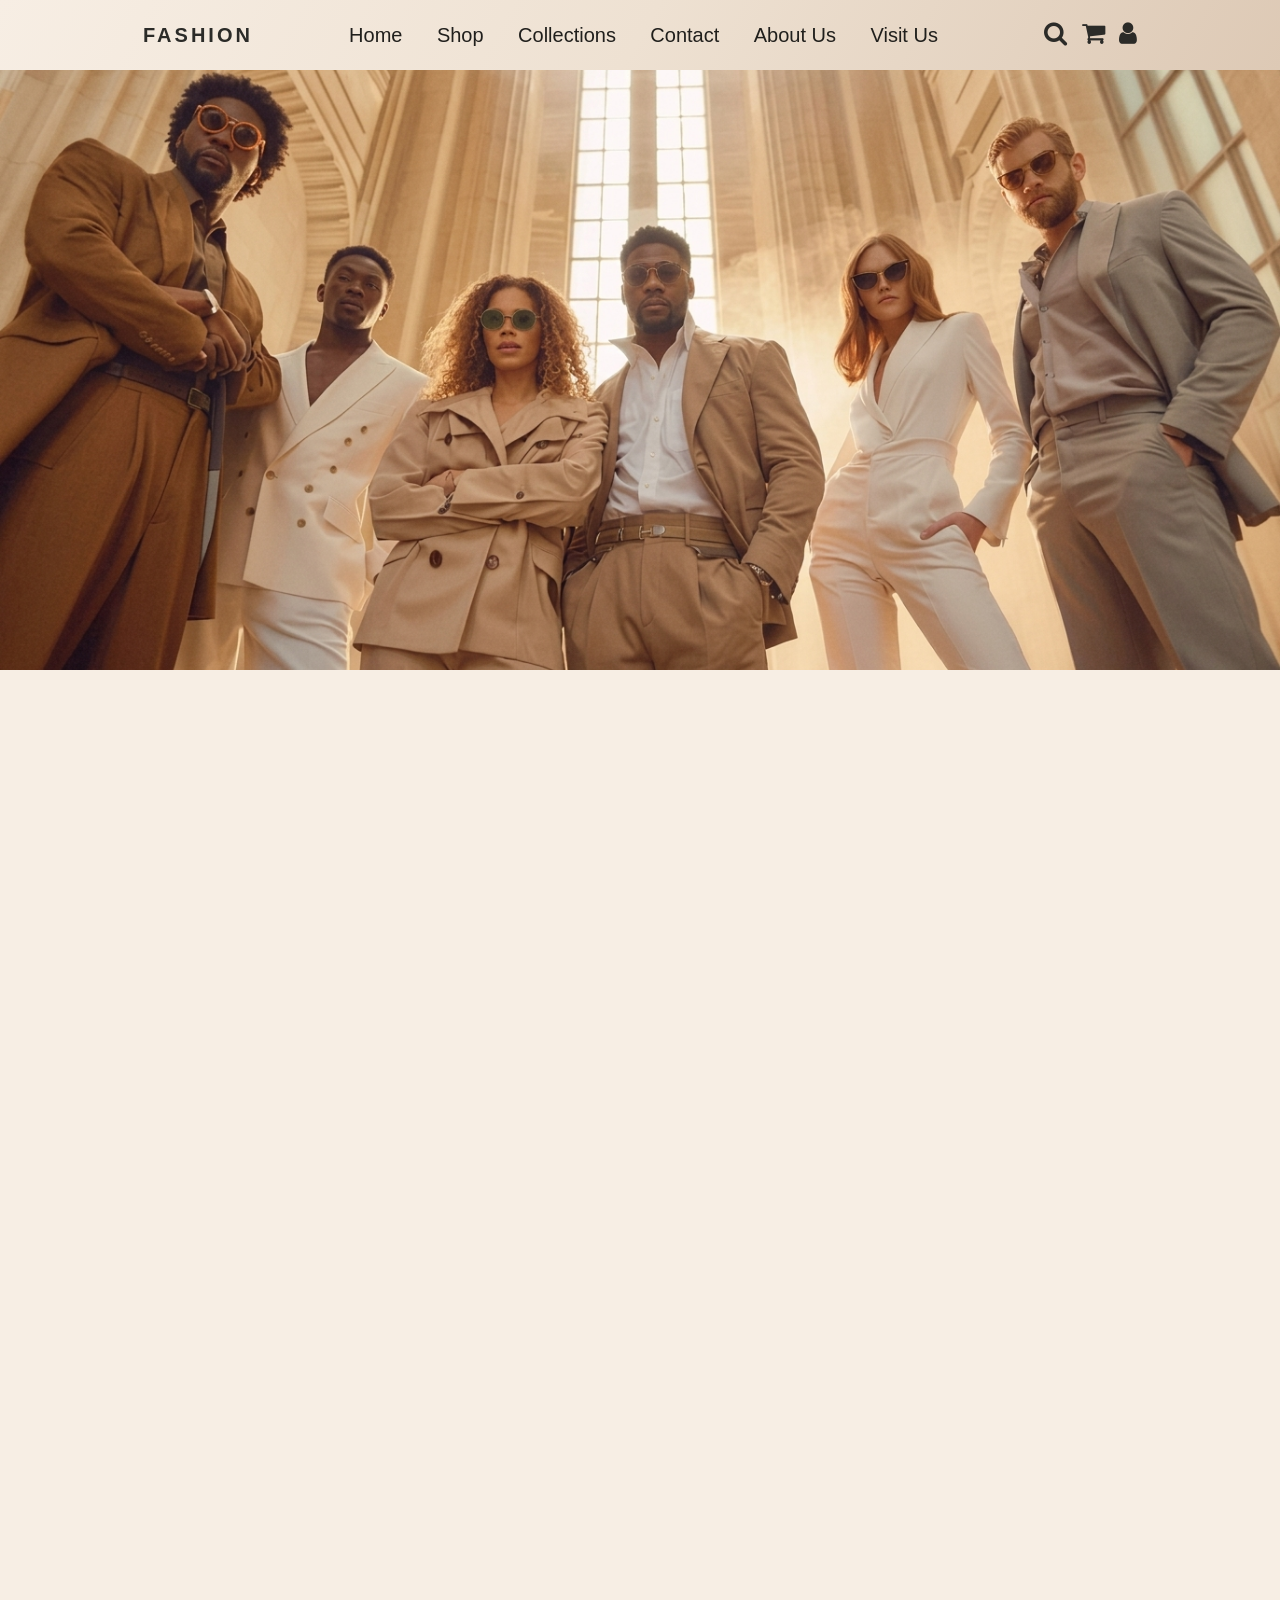
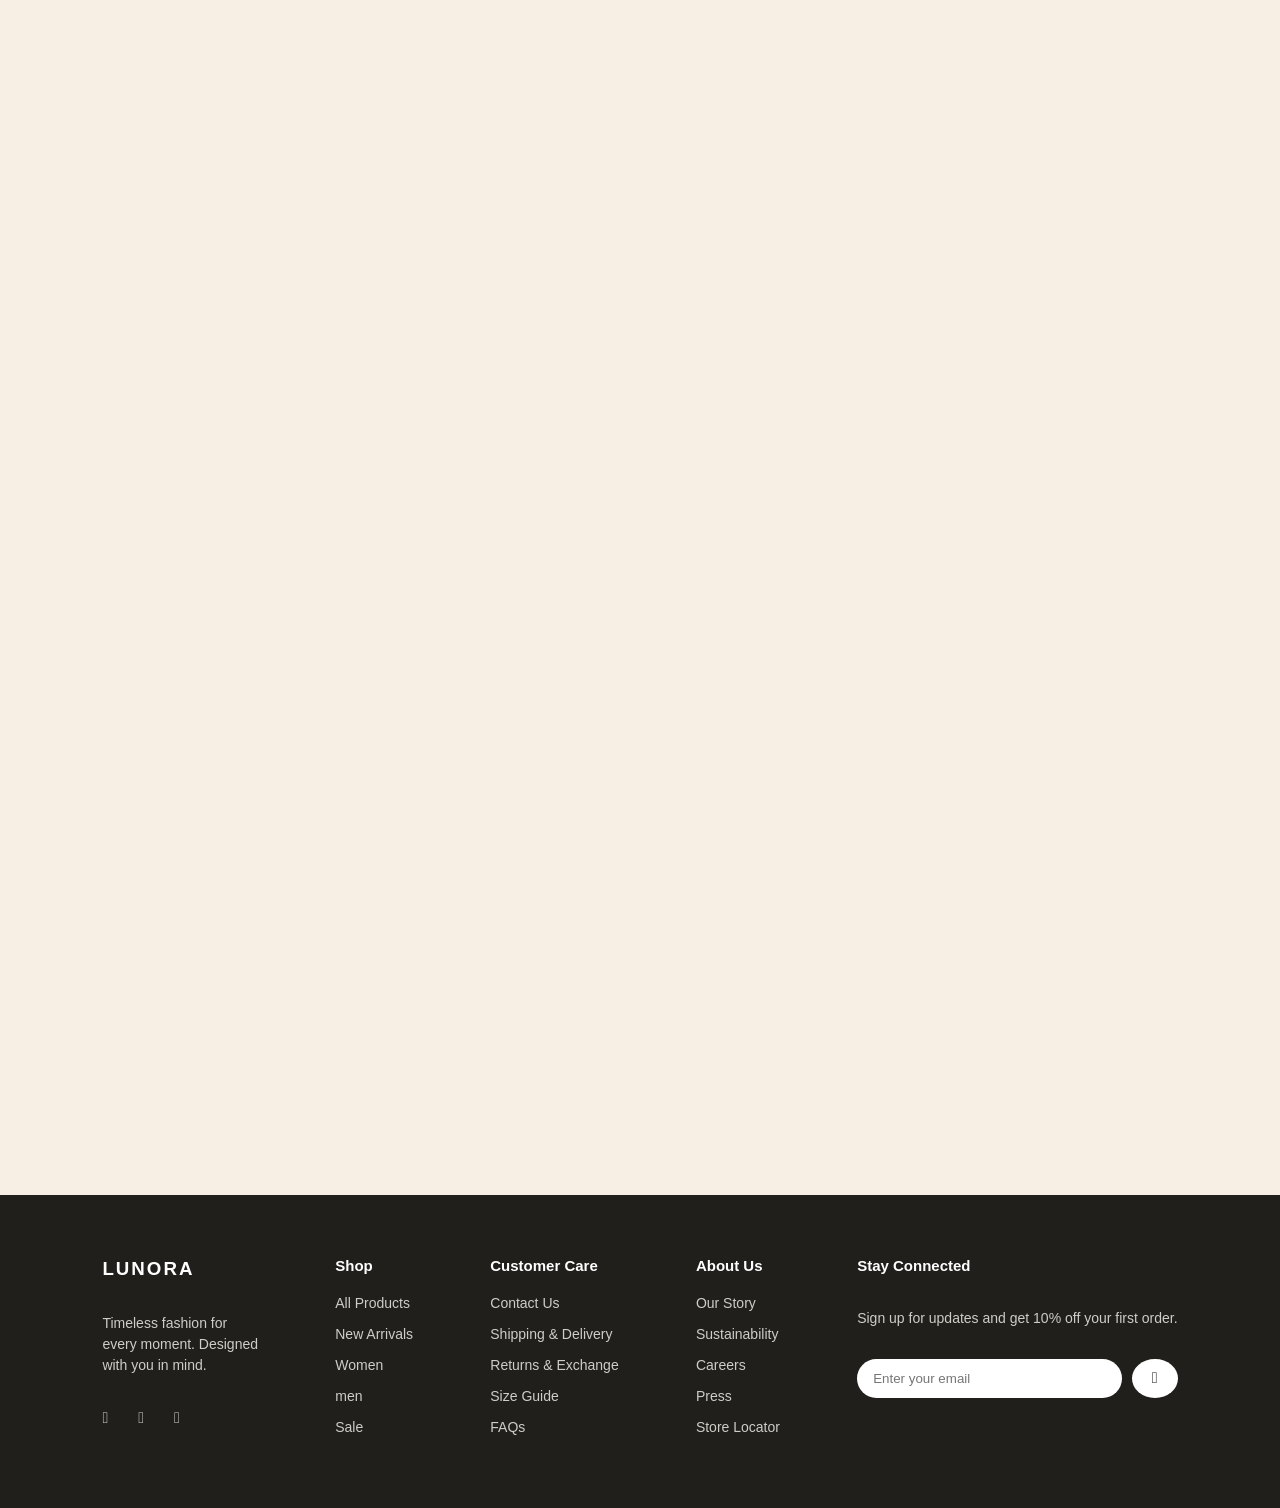
<file: women-collection.html>
<!doctype html>
<html lang="en">
  <head>
    <meta charset="UTF-8" />
    <meta name="viewport" content="width=device-width, initial-scale=1.0" />
    <title>Dresses Collection</title>
    <link
      rel="stylesheet"
      href="https://stackpath.bootstrapcdn.com/font-awesome/4.7.0/css/font-awesome.min.css"
    />
    <link rel="stylesheet" href="style (1).css" />
    <style>
      body {
        background-color: #f7eee4;
      }
    </style>
  </head>
  <body>
    <!--------------------------Header---------------------------->
    <section class="header">
      <div class="logo">FASHION</div>
      <div class="nav">
        <a href="index.html">Home</a>
        <a href="index.html#shop">Shop</a>
        <a href="index.html#collections">Collections</a>
        <a href="index.html#contact">Contact</a>
        <a href="about.html">About Us</a>
        <a href="visit-us.html">Visit Us</a>
      </div>
      <div class="header-icons">
        <i class="fa fa-search" id="search-icon"></i>
        <i class="fa fa-shopping-cart" id="cart-icon"></i>
        <i class="fa fa-user" id="profile-icon"></i>
      </div>
    </section>

    <!--------------------------Toolbar---------------------------->
    <div class="toolbar"></div>

    <!--------------------------Product Grid---------------------------->
    <div class="grid">
      <div class="card">
        <div class="card-img">
          <img src="images/woman-img-1.jpg" />
        </div>
        <p class="card-name">Wide Sleeve Dress</p>
        <p class="card-price">$98.00</p>
      </div>

      <div class="card">
        <div class="card-img">
          <img src="images/woman-img-2.jpg" />
        </div>
        <p class="card-name">Wrap Robe Dress</p>
        <p class="card-price">$79.00</p>
      </div>

      <div class="card">
        <div class="card-img">
          <img src="images/woman-img-3.jpg" />
        </div>
        <p class="card-name">Mini Blazer Dress</p>
        <p class="card-price">$85.00</p>
      </div>

      <div class="card">
        <div class="card-img">
          <img src="images/woman-img-4.jpg" />
        </div>
        <p class="card-name">Open Back Dress</p>
        <p class="card-price">$88.00</p>
      </div>

      <div class="card">
        <div class="card-img">
          <img src="images/woman-img-5.jpg" />
        </div>
        <p class="card-name">Wide Sleeve Wrap Dress</p>
        <p class="card-price">$72.00</p>
      </div>

      <div class="card">
        <div class="card-img">
          <img src="images/woman-img-6.jpg" />
        </div>
        <p class="card-name">Wide Sleeve Cape</p>
        <p class="card-price">$55.00</p>
      </div>

      <div class="card">
        <div class="card-img">
          <img src="images/woman-img-7.jpg" />
        </div>
        <p class="card-name">Wrap Jacket Dress</p>
        <p class="card-price">$69.00</p>
      </div>

      <div class="card">
        <div class="card-img">
          <img src="images/woman-img-8.jpg" />
        </div>
        <p class="card-name">Mini Blazer Dress</p>
        <p class="card-price">$85.00</p>
      </div>

      <div class="card">
        <div class="card-img">
          <img src="images/woman-img-9.jpg" />
        </div>
        <p class="card-name">Mini Blazer Dress</p>
        <p class="card-price">$85.00</p>
      </div>

      <div class="card">
        <div class="card-img">
          <img src="images/woman-img-10.jpg" />
        </div>
        <p class="card-name">Mini Blazer Dress</p>
        <p class="card-price">$85.00</p>
      </div>

      <div class="card">
        <div class="card-img">
          <img src="images/woman-img-11.jpg" />
        </div>
        <p class="card-name">Mini Blazer Dress</p>
        <p class="card-price">$85.00</p>
      </div>

      <div class="card">
        <div class="card-img">
          <img src="images/woman-img-12.jpg" />
        </div>
        <p class="card-name">Mini Blazer Dress</p>
        <p class="card-price">$85.00</p>
      </div>

      <div class="card">
        <div class="card-img">
          <img src="images/woman-img-1.jpg" />
        </div>
        <p class="card-name">Wide Sleeve Dress</p>
        <p class="card-price">$98.00</p>
      </div>

      <div class="card">
        <div class="card-img">
          <img src="images/woman-img-2.jpg" />
        </div>
        <p class="card-name">Wrap Robe Dress</p>
        <p class="card-price">$79.00</p>
      </div>

      <div class="card">
        <div class="card-img">
          <img src="images/woman-img-3.jpg" />
        </div>
        <p class="card-name">Mini Blazer Dress</p>
        <p class="card-price">$85.00</p>
      </div>

      <div class="card">
        <div class="card-img">
          <img src="images/woman-img-4.jpg" />
        </div>
        <p class="card-name">Open Back Dress</p>
        <p class="card-price">$88.00</p>
      </div>

      <div class="card">
        <div class="card-img">
          <img src="images/woman-img-5.jpg" />
        </div>
        <p class="card-name">Wide Sleeve Wrap Dress</p>
        <p class="card-price">$72.00</p>
      </div>

      <div class="card">
        <div class="card-img">
          <img src="images/woman-img-6.jpg" />
        </div>
        <p class="card-name">Wide Sleeve Cape</p>
        <p class="card-price">$55.00</p>
      </div>

      <div class="card">
        <div class="card-img">
          <img src="images/woman-img-7.jpg" />
        </div>
        <p class="card-name">Wrap Jacket Dress</p>
        <p class="card-price">$69.00</p>
      </div>

      <div class="card">
        <div class="card-img">
          <img src="images/woman-img-8.jpg" />
        </div>
        <p class="card-name">Mini Blazer Dress</p>
        <p class="card-price">$85.00</p>
      </div>
    </div>

    <!-----------------------Footer-------------------------->

    <section class="footer">
      <div class="footer-col">
        <h3>LUNORA</h3>
        <p>
          Timeless fashion for <br />
          every moment. Designed <br />
          with you in mind.
        </p>
        <div class="socials">
          <a href="#"><i class="fa-brands fa-instagram"></i></a>
          <a href="#"><i class="fa-brands fa-facebook"></i></a>
          <a href="#"><i class="fa-brands fa-pinterest-p"></i></a>
          <a href="#"><i class="fa-brands fa-tiktok"></i></a>
        </div>
      </div>
      <div class="footer-col">
        <h4>Shop</h4>
        <a href="view-all.html">All Products</a>
        <a href="view-all.html">New Arrivals</a>
        <a href="women-collection.html">Women</a>
        <a href="men-collection.html">men</a>
        <a href="view-all.html">Sale</a>
      </div>
      <div class="footer-col">
        <h4>Customer Care</h4>
        <a href="contact.html">Contact Us</a>
        <a href="#">Shipping & Delivery</a>
        <a href="#">Returns & Exchange</a>
        <a href="#">Size Guide</a>
        <a href="#">FAQs</a>
      </div>
      <div class="footer-col">
        <h4>About Us</h4>
        <a href="about.html">Our Story</a>
        <a href="#">Sustainability</a>
        <a href="#">Careers</a>
        <a href="#">Press</a>
        <a href="#">Store Locator</a>
      </div>
      <div class="footer-col">
        <h4>Stay Connected</h4>
        <p>Sign up for updates and get 10% off your first order.</p>
        <form class="footer-form">
          <input type="email" placeholder="Enter your email" />
          <button type="submit">
            <i class="fa-solid fa-arrow-right"></i>
          </button>
        </form>
      </div>
    </section>

    <script src="javascript (1).js"></script>
  </body>
</html>
</file>
<file: style (1).css>
* {
  margin: 0;
  padding: 0;
  box-sizing: border-box;
  font-family: Arial;
}

body {
  background-color: #f7f4ef;
  line-height: 1.5;
  color: #2b2b28;
  overflow-x: hidden;
  font-family: sans-serif;
}

a {
  text-decoration: none;
}

html {
  scroll-behavior: smooth;
}

/*----------------------------Header----------------------------*/
.bgcolor{
background: linear-gradient(
    120deg,
    #f7eee4 0%,
    #eee1d2 50%,
    #B99668 100%
);
}
.header {
  display: flex;
  justify-content: space-around;
  align-items: center;
  padding: 20px 8%;
  position: sticky;
  top: 0;
  z-index: 1000;
  background: linear-gradient(
    120deg,
    #f7eee4 0%,
    #eee1d2 50%,
    #ddc9b5 100%
);;
}

.logo {
  font-weight: bold;
  letter-spacing: 3px;
  font-size: 20px;
}

.nav a {
  margin: 0 15px;
  font-size: 20px;
  text-decoration: none;
  color: #201f1c;
}

.header-icons i {
  font-size: 25px;
  margin-left: 10px;
  cursor: pointer;
}

/*---------------------------Banner------------------------------*/
.banner {
  display: flex;
  align-items: center;
  gap: 40px;
  padding-left: 30px;
}

.banner-image {
  flex: 1;
  border-radius: 20px;
  overflow: hidden;
}

.banner-image img {
  border-radius: 20px;
  height: 550px;
  width: 100%;
}

.banner-text {
  flex: 1;
  margin-left: 20px;
}

.banner .section-title {
  display: block;
  margin: 0 0 10px;
  font-size: 12px;
  letter-spacing: 2px;
  color: #8a8578;
}

.banner-text h1 {
  font-size: 52px;
  line-height: 1.1;
  margin-bottom: 20px;
}

.banner-text .desc {
  color: #6b6a63;
  margin-bottom: 30px;
}

.banner-buttons {
  display: flex;
  align-items: center;
  margin-bottom: 40px;
}

.banner-text button {
  align-self: flex-start;
  border: none;
  cursor: pointer;
}

.banner-btn {
  background-color: #201f1c;
  color: #fff;
  border: none;
  padding: 14px 26px;
  border-radius: 30px;
  transition: all 0.5s ease;
}

.banner-btn:hover{
  background-color: rgb(105, 53, 16);
  transform: scale(1.08);
  box-shadow: 0 8px 20px rgba(0, 0, 0, 0.2);
}

.music-btn {
  margin-left: 30px;
  color: #000;
}

.music-btn  i {
  color: #000;
  font-size: 18px;
  border: 1px solid #000;
  border-radius: 50%;
  padding: 12px;
  margin-right: 5px;
}

.banner-features {
  display: flex;
  justify-content: space-around;
}

.banner-details {
  display: flex;
  justify-content: space-around;
  border-left: 1px solid #6b6a66;
  padding-left: 20px;
}

.banner-icon {
  margin-right: 20px;
  text-align: center;
  margin-top: 6px;
  font-size: 25px;
  border: none;
  border-radius: 50%;
}

.banner-txt p {
  font-size: 12px;
  color: #6b6a63;
}

/*------------------------------Categories-----------------------*/
.categories {
  background-color: #fff;
  margin: 0 5%;
  border-radius: 20px;
  display: flex;
  justify-content: space-between;
  align-items: center;
  padding: 30px 40px;
  box-shadow: 0 10px 30px rgba(0, 0, 0, 0.12);
}

.category-item {
  text-align: center;
  font-size: 13px;
}

.category-item img {
  width: 80px;
  height: 80px;
  border-radius: 50%;
  margin: 0 auto 10px;
  background-color:  #f7eee4;
  transition: all 0.5s ease;
  cursor: pointer;
}

.category-item img:hover{
  transform: translateY(-8px);
  box-shadow: 0 10px 20px rgb(105, 53, 16);
}

.category-item p {
  font-weight: bold;
}

/*-----------------------------Shop by Category-------------------*/
.section-title {
  display: flex;
  justify-content: space-between;
  margin: 60px 5% 20px;
}

.section-title h5 {
  font-size: 12px;
  letter-spacing: 2px;
  color: #8a8578;
  margin-bottom: 8px;
}

.category-col {
  display: flex;
  justify-content: center;
  gap: 20px;
  margin-left: 5%;
  margin-right: 5%;
}

.category-card {
  position: relative;
  border-radius: 16px;
  overflow: hidden;
  transition: all 0.5s ease;
  cursor: pointer;
}

.category-card:hover{
  transform: translateY(-8px);
  box-shadow: 0 10px 20px rgb(105, 53, 16);
}

.category-card img {
  height: 320px;
  width: 300px;
  object-fit: cover;
  display: block;
}

.card-label {
  position: absolute;
  bottom: 20px;
  left: 20px;
  color: #fff;
}

.card-label h3 {
  color: #000;
  font-size: 18px;
  margin-bottom: 5px;
}

.card-label span {
  font-size: 13px;
  color: #000;
}

/*-------------------------Promo Tiles (world / brand / part2)----------------*/

.world {
  display: flex;
  gap: 15px;
  margin: 0 4%;
  margin-top: 20px;
}

.spring h2, .fresh h2 {
  color: grey;
  font-size: 13px;
  font-weight: 400;
  margin-top: 50px;
  padding-left: 40px;
}

.world > div p {
  font-size: 35px;
  line-height: 1.1;
  color: black;
  margin-left: 40px;
}

.spring h2 {
    margin-bottom: 30px;
}

.fresh h2{
  margin-bottom: 30px;
}
.world button{
  background-color: #201f1c;
  color: #fff;
  border: none;
  padding: 14px 26px;
  border-radius: 30px;
  margin-left: 40px;
  margin-top: 60px;
  font-size: 16px;
  transition: all 0.5s ease;
}

.world button:hover {
  background-color: rgb(105, 53, 16);
  transform: scale(1.08);
  box-shadow: 0 8px 20px rgba(0, 0, 0, 0.2);
}

.brand {
  display: flex;
  justify-content: space-between;
  background-color:  #eee1d2;
  width: 700px;
  margin-left: 15px;
  height: 330px;
  margin-top: 10px;
  border-radius: 10px;
  gap: 20px;
}

#first-img {
  height: 330px;
  width: 320px;
  background-color:  #eee1d2;
}

.part2 {
  display: flex;
  justify-content: space-between;
  overflow: hidden;
  background-color:  #eee1d2;
  margin-top: 10px;
  width: 700px;
  height: 330px;
  border-radius: 10px;
  margin-right: 10px;
}

.new img{
  width: 350px;
  height: 330px;
}


/*------------------------------Best Sellers----------------------*/
.coat {
  display: flex;
  gap: 15px;
  justify-content: space-around;
  text-align: center;
  margin-left: 5%;
  margin-right: 5%;
}

.third-imgs {
  width: 190px;
  height: 300px;
  border-radius: 8px;
  background-color:   #f7eee4;
}

.wish {
  transition: all 0.5s ease;
  cursor: pointer;
}

.wish p{
  font-size: 18px;
}

.wish:hover {
  transform: translateY(-8px);
  box-shadow: 0 10px 20px rgb(105, 53, 16);
}


.product-name {
  font-size: 20px;
  line-height: 1.2;
  color: black;
  text-align: center;
  justify-content: center;
  margin-top: 10px;
}

.stars {
  width: 100px;
  margin-bottom: 20px;
}

/*------------------------------Features List----------------------*/
.list {
  display: flex;
  justify-content: space-around;
  gap: 5px;
  align-items: center;
  background-color:   #eee1d2;
  height: 140px;
  margin: 20px 5% 20px;
  border-radius: 10px;
}

.car {
  width: 70px;
  height: 70px;
  border-radius: 50%;
}

.inside,
.easy,
.moon,
.galaxy {
  display: flex;
  gap: 5px;
}


/*------------------------------Newsletter---------------------------*/
.newsletter {
  display: flex;
  align-items: center;
  background-color:   #eee1d2;
  border-radius: 20px;
  margin: 0 5% 20px;
  height: 400px;
}

.newsletter img {
  width: 50%;
  height: 400px;
  border-radius: 20px;
  object-fit: cover;
}

.newsletter-text {
  padding: 40px;
}

.newsletter-text p {
  font-size: 20px;
  color: #6b6a63;
  margin-bottom: 20px;
  margin-left: 0;
  line-height: 1.5;
}

.newsletter-text p:first-child {
  font-size: 16px;
  letter-spacing: 2px;
  color: #8a8578;
  margin-bottom: 8px;
}

.newsletter-text h2 {
  font-size: 38px;
  font-weight: 700;
  color: #2b2b28;
  margin-top: 0;
  margin-left: 0;
  margin-bottom: 10px;
  text-align: left;
}

.newsletter-form {
  display: flex;
  gap: 10px;
}

.newsletter-form input {
  flex: 1;
  padding: 14px 18px;
  border-radius: 30px;
  border: 1px solid #201f1c;
  font-size: 16px;
}

.newsletter-form button {
  font-family: Arial;
  background-color: #201f1c;
  color: #fff;
  border: none;
  padding: 14px 26px;
  border-radius: 30px;
  width: auto;
  margin-left: 0;
  cursor: pointer;
  font-size: 16px;
  transition: all 0.5s ease;
}

.newsletter-form button:hover{
  background-color: rgb(105, 53, 16);
  transform: scale(1.08);
  box-shadow: 0 8px 20px rgba(0, 0, 0, 0.2);
}

/*------------------------------Contact Form------------------------*/
.contact {
  background-color: #fff;
  margin: 0 5% 20px;
  border-radius: 20px;
  padding: 50px;
}

.title-header {
  margin-bottom: 50px;
}

.contact-form {
  display: flex;
  flex-direction: column;
  gap: 16px;
}

.form-row {
  display: flex;
  gap: 16px;
}

.contact-form input,
.contact-form textarea {
  padding: 14px 18px;
  border-radius: 25px;
  border: 1px solid #ddd8cb;
  font-size: 14px;
  width: 100%;
  font-family: Arial;
}

.contact-form button {
  align-self: flex-start;
  border: none;
  cursor: pointer;
}

.contact-btn {
  background-color: #201f1c;
  color: #fff;
  border: none;
  padding: 14px 26px;
  border-radius: 30px;
  width: auto;
  margin-left: 0;
  font-size: 16px;
  transition: all 0.5s ease;
}

.contact-btn:hover{
  background-color: rgb(105, 53, 16);
  transform: scale(1.08);
  box-shadow: 0 8px 20px rgba(0, 0, 0, 0.2);
}

/*-----------------------Footer-----------------------*/
.footer {
  background-color: #201f1c;
  color: #cfcdc6;
  display: flex;
  justify-content: space-between;
  gap: 30px;
  padding: 60px 8%;
}

.footer h3 {
  color: #fff;
  letter-spacing: 2px;
  margin-bottom: 10px;
}

.footer h4 {
  color: #fff;
  font-size: 15px;
  margin-bottom: 15px;
}

.footer-col a {
  display: block;
  font-size: 14px;
  margin-bottom: 10px;
  color: #cfcdc6;
  text-decoration: none;
}

.footer-col p {
  font-size: 14px;
  color: #cfcdc6;
  line-height: 1.5;
  margin: 30px 0;
  margin-left: 0;
}

.socials {
  display: flex;
  gap: 30px;
}

.socials a i {
  font-size: 16px;
  color: #cfcdc6;
}

.footer-form {
  display: flex;
  margin-top: 15px;
}

.footer-form input {
  flex: 1;
  border: none;
  padding: 12px 16px;
  border-radius: 20px;
}

.footer-form button {
  background-color: #fff;
  border: none;
  border-radius: 50%;
  padding: 10px 20px;
  width: auto;
  margin-left: 10px;
  cursor: pointer;
}

.footer-form i {
  font-size: 16px;
  color: #201f1c;
}
.hamburger {
  display: none;
  font-size: 26px;
  cursor: pointer;
}

/*------------------------------Responsibly--------------------------------*/

@media (max-width: 768px) {
  .nav {
  display: none;
  flex-direction: column;
  position: absolute;
  top: 100%;
  left: 0;
  width: 100%;
  background: #eee1d2;
  padding: 20px 0;
  text-align: center;
  z-index: 999;
}

.nav.active {
  display: flex;
}

.nav a {
  margin: 10px 0;
}
  .hamburger { display: block; }
  .banner { flex-direction: column; }
  .world { flex-direction: column; }
  .brand, .part2 { width: 100%; }
  .category-col, .coat { flex-wrap: wrap; }
  .nav { display: none; }


  /* preventing vertically scroll*/
  html, body {
    overflow-x: hidden;
    width: 100%;
  }

  /* Banner */
  .banner-image img {
    height: auto;
    max-width: 100%;
  }
  .banner-text h1 {
    font-size: 32px;
  }
  .banner-features {
    flex-direction: column;
    gap: 20px;
    align-items: flex-start;
  }

  /* Category */
  .categories {
    flex-wrap: wrap;
    gap: 20px;
    justify-content: center;
  }

  /* Category cards */
  .category-col {
    justify-content: center;
  }
  .category-card img {
    width: 45%;
    height: auto;
  }

  /* Promo tiles */
  .brand, .part2 {
    height: auto;
    flex-direction: column;
    text-align: center;
  }
  #first-img, .new img {
    width: 100%;
    height: 200px;
    object-fit: cover;
  }

  /* Best sellers */
  .coat {
    justify-content: center;
  }
  .third-imgs {
    width: 45%;
    height: auto;
  }

  /* Features list */
  .list {
    flex-direction: column;
    height: auto;
    padding: 20px 0;
    gap: 15px;
  }

  /* Newsletter */
  .newsletter {
    flex-direction: column;
    height: auto;
  }
  .newsletter img {
    width: 100%;
    height: 200px;
  }
  .newsletter-text {
    padding: 20px;
  }

  /* Contact form */
  .form-row {
    flex-direction: column;
  }

  /* Footer */
  .footer {
    flex-direction: column;
    gap: 30px;
  }
}




/*-------------------------Collection.html-----------------*/

 


  /*----------------------------Toolbar----------------------------*/
  .toolbar {
    height: 600px;
    background-image: url(images/collection-img.jpg); 
    background-size: cover;
    background-repeat: no-repeat;
    background-position: center;
  }

  /*----------------------------Product Grid----------------------------*/
  .grid {
    display: flex;
    flex-wrap: wrap;
    gap: 25px;
    margin: 40px 5% 60px;
    justify-content: center;
  }

  .card {
    width: 22%;
    min-width: 200px;
    text-align: center;
  }

  .card-img img{
    position: relative;
    height: 320px;
    border-radius: 25px;
    overflow: hidden;
    background-color: #d8d2c4;
    object-fit: cover;
  }

  .card-name {
    margin-top: 12px;
    font-size: 14px;
  }

  .card-price {
    margin-top: 4px;
    font-size: 14px;
    color: #6b6a63;
  }

  /*----------------------------Responsive----------------------------*/
  @media (max-width: 900px) {
    .nav { display: none; }
    .card { width: 45%; }
  }

  @media (max-width: 600px) {
    .card { width: 100%; }
    .toolbar { flex-direction: column; align-items: flex-start; }
  }





/*----------------------------Hero----------------------------*/
.about-hero {
  display: flex;
  align-items: center;
  gap: 40px;
  padding: 60px 8%;
}

.about-hero-text {
  flex: 1;
}

.about-hero-text h1 {
  font-size: 46px;
  line-height: 1.2;
  margin-bottom: 20px;
}

.about-hero-text .desc {
  color: #6b6a63;
}

.about-hero-image {
  flex: 1;
  border-radius: 20px;
  overflow: hidden;
}

.about-hero-image img {
  width: 100%;
  height: 420px;
  object-fit: cover;
  border-radius: 20px;
  display: block;
}

/*----------------------------Stats Bar----------------------------*/
.stats-bar {
  display: flex;
  justify-content: space-around;
  background-color: #201f1c;
  color: #fff;
  margin: 0 8%;
  border-radius: 20px;
  padding: 40px 20px;
  flex-wrap: wrap;
  gap: 20px;
}

.stat-item {
  text-align: center;
}

.stat-item h2 {
  font-size: 34px;
  margin-bottom: 6px;
}

.stat-item p {
  font-size: 13px;
  color: #cfcdc6;
  letter-spacing: 1px;
  text-transform: uppercase;
}

/*----------------------------Our Story----------------------------*/
.about-story {
  display: flex;
  align-items: center;
  gap: 50px;
  margin: 70px 8%;
}

.about-story-image {
  flex: 1;
  border-radius: 20px;
  overflow: hidden;
}

.about-story-image img {
  width: 100%;
  height: 480px;
  object-fit: cover;
  border-radius: 20px;
  display: block;
}

.about-story-text {
  flex: 1;
}

video{
  width: 600px;
  height: 600px;
  margin: 40px 0;
}

.about-story-text .section-title {
  font-size: 12px;
  letter-spacing: 2px;
  color: #8a8578;
  margin-bottom: 10px;
  display: block;
}

.about-story-text h2 {
  font-size: 36px;
  line-height: 1.2;
  margin-bottom: 20px;
}

.about-story-text p {
  color: #6b6a63;
  margin-bottom: 16px;
}

/*----------------------------Mission & Vision----------------------------*/
.mission-vision {
  display: flex;
  gap: 25px;
  margin: 70px 8%;
  flex-wrap: wrap;
}

.mv-card {
  flex: 1;
  min-width: 260px;
  background-color: #fff;
  border-radius: 20px;
  padding: 45px 35px;
  box-shadow: 0 10px 30px rgba(0, 0, 0, 0.08);
}

.mv-card i {
  font-size: 28px;
  color: #201f1c;
  margin-bottom: 15px;
}

.mv-card h3 {
  font-size: 22px;
  margin-bottom: 12px;
}

.mv-card p {
  color: #6b6a63;
  font-size: 15px;
}

/*----------------------------Timeline----------------------------*/
.timeline-section {
  margin: 80px 8%;
}

.timeline {
  display: flex;
  justify-content: space-between;
  gap: 20px;
  flex-wrap: wrap;
  position: relative;
}

.timeline-item {
  flex: 1;
  min-width: 180px;
  border-top: 3px solid #201f1c;
  padding-top: 20px;
}

.timeline-year {
  font-size: 22px;
  font-weight: bold;
  display: block;
  margin-bottom: 10px;
}

.timeline-item p {
  font-size: 14px;
  color: #6b6a63;
}

/*----------------------------Values----------------------------*/
.values {
  margin: 80px 8%;
  text-align: center;
}

.values .small-title {
  font-size: 12px;
  letter-spacing: 2px;
  color: #8a8578;
  margin-bottom: 8px;
}

.values h2 {
  font-size: 32px;
  margin-bottom: 50px;
}

.values-row {
  display: flex;
  justify-content: space-between;
  gap: 25px;
  flex-wrap: wrap;
}

.value-card {
  flex: 1;
  min-width: 200px;
  background-color: #fff;
  border-radius: 16px;
  padding: 40px 20px;
  box-shadow: 0 10px 30px rgba(0, 0, 0, 0.08);
  transition: all 0.3s ease;
}

.value-card:hover {
  transform: translateY(-8px);
  box-shadow: 0 10px 20px rgb(105, 53, 16);
}

.value-card i {
  font-size: 30px;
  color: #201f1c;
  margin-bottom: 15px;
}

.value-card h4 {
  font-size: 17px;
  margin-bottom: 10px;
}

.value-card p {
  font-size: 14px;
  color: #6b6a63;
}

/*----------------------------Team----------------------------*/
.team {
  margin: 80px 8%;
  text-align: center;
}

.team-row {
  display: flex;
  justify-content: center;
  gap: 30px;
  flex-wrap: wrap;
  margin-top: 40px;
}

.team-card {
  width: 300px;
}

.team-card img {
  width: 90%;
  height: 230px;
  object-fit: cover;
  border-radius: 16px;
  margin-bottom: 15px;
  background-color: #f7eee4;
}

.team-card h3 {
  margin-bottom: 12px;
  font-size: 20px;
}

.team-card p {
  font-size: 16px;
  color: #6b6a63;
  margin-bottom: 12px;

}

.team-card a{
  text-align: none;
  color: #a1462c;
}

/*----------------------------Quote Banner----------------------------*/
.about-quote {
  text-align: center;
  background-color: #ddc9b5;
  margin: 0 8%;
  padding: 70px 10%;
  border-radius: 20px;
}

.about-quote p {
  font-size: 26px;
  font-style: italic;
  line-height: 1.5;
  margin-bottom: 15px;
}

.about-quote span {
  font-size: 14px;
  color: #6b6a63;
  letter-spacing: 1px;
}

/*----------------------------CTA----------------------------*/
.about-cta {
  text-align: center;
  margin: 60px 8%;
}

.about-cta h2 {
  font-size: 28px;
  margin-bottom: 25px;
}

/*----------------------------Responsive----------------------------*/
@media (max-width: 768px) {
  .about-hero,
  .about-story {
    flex-direction: column;
  }

  .about-hero-text h1 {
    font-size: 32px;
  }

  .about-story-text h2 {
    font-size: 26px;
  }

  .stats-bar {
    justify-content: center;
  }

  .values-row,
  .mission-vision,
  .team-row {
    flex-direction: column;
  }

  .about-quote p {
    font-size: 18px;
  }

  .timeline {
    flex-direction: column;
  }
}



/*----------------------------Contact Hero----------------------------*/
.contact-hero {
  text-align: center;
  padding: 80px 8% 60px;
}

.contact-hero .section-title {
  font-size: 12px;
  letter-spacing: 2px;
  color: #8a8578;
  margin-bottom: 10px;
}

.contact-hero h1 {
  font-size: 46px;
  margin-bottom: 15px;
}

.contact-hero .desc {
  color: #6b6a63;
  max-width: 500px;
  margin: 0 auto;
}

/*----------------------------Contact Main----------------------------*/
.contact-main {
  display: flex;
  gap: 30px;
  margin: 50px 8%;
  align-items: flex-start;
}

.contact-main .contact-form {
  flex: 2;
  background-color: #f7f4ef;
  border-radius: 20px;
  padding: 40px;
}

.contact-side {
  flex: 1;
  /* background: linear-gradient(120deg, #f7eee4 0%, #eee1d2 50%, #ddc9b5 100%); */
  border-radius: 20px;
  background-color: #AC987A;
  padding: 40px 30px;
  margin-top: 45px;
}

.contact-side h3 {
  margin-bottom: 12px;
  color: #fff;
}

.contact-side p {
  color: #fff;
  font-size: 14px;
  margin-bottom: 20px;
}

.contact-side .newsletter-form {
  display: flex;
  flex-direction: column;
  gap: 10px;
}

.contact-side .newsletter-form input {
  padding: 12px 16px;
  border-radius: 30px;
  border: none;
  font-size: 14px;
}

.contact-side .newsletter-form button {
  background-color: #201f1c;
  color: #fff;
  border: none;
  padding: 12px 20px;
  border-radius: 30px;
  cursor: pointer;
  font-size: 14px;
}

.contact-form input, textarea{
  background-color: #eee1d2;
}

/*----------------------------Info Cards----------------------------*/
.contact-info-cards {
  display: flex;
  justify-content: space-between;
  gap: 20px;
  margin: 0 8% 60px;
  flex-wrap: wrap;
}

.info-card{
  flex: 1;
  min-width: 200px;
  background-color: #fff;
  border-radius: 16px;
  padding: 30px 20px;
  text-align: center;
  box-shadow: 0 10px 30px rgba(0, 0, 0, 0.08);
}


.info-card i {
  font-size: 24px;
  color: #201f1c;
  margin-bottom: 12px;
}

.info-card h4 {
  margin-bottom: 8px;
  font-size: 16px;
}

.info-card p {
  color: #6b6a63;
  font-size: 14px;
}

/*----------------------------Map----------------------------*/
.contact-map {
  margin: 0 8% 60px;
  border-radius: 20px;
  overflow: hidden;
  box-shadow: 0 10px 30px rgba(0, 0, 0, 0.08);
}
 
.contact-map iframe {
  width: 100%;
  height: 350px;
  border: none;
  display: block;
}
/*----------------------------Responsive----------------------------*/
@media (max-width: 768px) {
  .contact-hero h1 {
    font-size: 32px;
  }

  .contact-main {
    flex-direction: column;
  }
}

/* Scroll Animation */

.scroll-reveal {
  opacity: 0;
  transform: translateY(35px);
  transition: opacity 0.9s cubic-bezier(0.22, 1, 0.36, 1),
              transform 0.9s cubic-bezier(0.22, 1, 0.36, 1);
}

.scroll-reveal.show {
  opacity: 1;
  transform: translateY(0);
}

/*=====================================================================
  LUNORA — New Interactive Features
  (Account / Login, Shopping Cart, Product Search, Product Details)
  Reuses the site's existing cream & beige color palette so everything
  matches the rest of the design.
=====================================================================*/

.card,
.wish {
  cursor: pointer;
}

/* ---------- Shared dark backdrop behind every popup ---------- */
.lunora-overlay {
  position: fixed;
  inset: 0;
  background: rgba(32, 31, 28, 0.55);
  opacity: 0;
  visibility: hidden;
  transition: opacity 0.35s ease, visibility 0.35s ease;
  z-index: 2000;
}

.lunora-overlay.show {
  opacity: 1;
  visibility: visible;
}

/* Generic "x" close button reused in every popup */
.close-btn {
  position: absolute;
  top: 16px;
  right: 20px;
  background: none;
  border: none;
  font-size: 26px;
  line-height: 1;
  cursor: pointer;
  color: #201f1c;
}

/* ---------- Cart icon badge ---------- */
.cart-icon-wrapper {
  position: relative;
  display: inline-block;
}

.cart-count-badge {
  position: absolute;
  top: -6px;
  right: -10px;
  background-color: #B99668;
  color: #fff;
  font-size: 11px;
  min-width: 17px;
  height: 17px;
  border-radius: 50%;
  display: none;
  align-items: center;
  justify-content: center;
  padding: 2px;
}

/* ---------- Cart slide-in panel ---------- */
.cart-panel {
  position: fixed;
  top: 0;
  right: -420px;
  width: 380px;
  max-width: 90vw;
  height: 100%;
  background-color: #f7f4ef;
  box-shadow: -10px 0 30px rgba(0, 0, 0, 0.15);
  z-index: 2001;
  display: flex;
  flex-direction: column;
  transition: right 0.4s ease;
}

.cart-panel.open {
  right: 0;
}

.cart-panel-header {
  position: relative;
  padding: 24px;
  background: linear-gradient(120deg, #f7eee4 0%, #eee1d2 50%, #ddc9b5 100%);
}

.cart-panel-header h3 {
  font-size: 20px;
}

.cart-items-list {
  flex: 1;
  overflow-y: auto;
  padding: 20px 24px;
}

.cart-empty-message {
  color: #6b6a63;
  text-align: center;
  margin-top: 40px;
}

.cart-item {
  display: flex;
  justify-content: space-between;
  align-items: center;
  padding: 14px 0;
  border-bottom: 1px solid #eee1d2;
  gap: 10px;
}

.cart-item-name {
  font-size: 15px;
  margin-bottom: 4px;
}

.cart-item-price {
  font-size: 13px;
  color: #6b6a63;
}

.cart-item-controls {
  display: flex;
  align-items: center;
  gap: 8px;
  flex-shrink: 0;
}

.qty-btn {
  width: 24px;
  height: 24px;
  border-radius: 50%;
  border: 1px solid #ddc9b5;
  background-color: #eee1d2;
  cursor: pointer;
  font-size: 14px;
}

.cart-remove-btn {
  background: none;
  border: none;
  color: #a1462c;
  font-size: 12px;
  cursor: pointer;
  text-decoration: underline;
}

.cart-panel-footer {
  padding: 20px 24px;
  border-top: 1px solid #eee1d2;
  background-color: #f7f4ef;
}

.cart-total-row {
  display: flex;
  justify-content: space-between;
  font-size: 18px;
  font-weight: bold;
  margin-bottom: 14px;
}

.cart-checkout-btn {
  width: 100%;
  background-color: #201f1c;
  color: #fff;
  border: none;
  padding: 14px;
  border-radius: 30px;
  cursor: pointer;
  font-size: 15px;
  transition: all 0.4s ease;
}

.cart-checkout-btn:hover {
  background-color: rgb(105, 53, 16);
  transform: scale(1.02);
}

/* ---------- Generic centered modal (Profile / Product) ---------- */
.lunora-modal {
  position: fixed;
  top: 0;
  left: 0;
  width: 100%;
  height: 100%;
  display: flex;
  align-items: center;
  justify-content: center;
  opacity: 0;
  visibility: hidden;
  transform: scale(0.96);
  transition: opacity 0.3s ease, transform 0.3s ease, visibility 0.3s ease;
  z-index: 2002;
}

.lunora-modal.open {
  opacity: 1;
  visibility: visible;
  transform: scale(1);
}

.lunora-modal-box {
  position: relative;
  background-color: #fff;
  border-radius: 20px;
  padding: 40px;
  width: 420px;
  max-width: 90vw;
  max-height: 85vh;
  overflow-y: auto;
  box-shadow: 0 20px 50px rgba(0, 0, 0, 0.2);
}

/* ---------- Account / Profile ---------- */
.auth-tabs {
  display: flex;
  gap: 10px;
  margin-bottom: 24px;
}

.auth-tab {
  flex: 1;
  padding: 10px;
  border: 1px solid #ddc9b5;
  background-color: #f7f4ef;
  border-radius: 30px;
  cursor: pointer;
  font-size: 14px;
  font-family: Arial;
  transition: all 0.3s ease;
}

.auth-tab.active {
  background-color: #201f1c;
  color: #fff;
  border-color: #201f1c;
}

.auth-form {
  display: flex;
  flex-direction: column;
  gap: 14px;
}

.auth-form input {
  padding: 12px 16px;
  border-radius: 25px;
  border: 1px solid #ddd8cb;
  background-color: #f7f4ef;
  font-size: 14px;
  font-family: Arial;
}

.auth-error {
  color: #a1462c;
  font-size: 13px;
  min-height: 16px;
}

.lunora-btn {
  align-self: flex-start;
  background-color: #201f1c;
  color: #fff;
  border: none;
  padding: 12px 22px;
  border-radius: 30px;
  cursor: pointer;
  font-size: 14px;
  font-family: Arial;
  transition: all 0.4s ease;
}

.lunora-btn:hover {
  background-color: rgb(105, 53, 16);
  transform: scale(1.03);
}

.profile-email {
  color: #6b6a63;
  margin-bottom: 20px;
}

/* ---------- Search overlay ---------- */
.search-overlay {
  position: fixed;
  top: 0;
  left: 0;
  width: 100%;
  height: 100%;
  display: flex;
  align-items: flex-start;
  justify-content: center;
  padding-top: 10vh;
  opacity: 0;
  visibility: hidden;
  transition: opacity 0.3s ease, visibility 0.3s ease;
  z-index: 2002;
}

.search-overlay.open {
  opacity: 1;
  visibility: visible;
}

.search-box {
  position: relative;
  background-color: #fff;
  border-radius: 20px;
  padding: 30px;
  width: 550px;
  max-width: 90vw;
  max-height: 70vh;
  box-shadow: 0 20px 50px rgba(0, 0, 0, 0.2);
  display: flex;
  flex-direction: column;
}

#search-input {
  padding: 14px 20px;
  border-radius: 30px;
  border: 1px solid #ddc9b5;
  background-color: #f7f4ef;
  font-size: 16px;
  font-family: Arial;
  margin-top: 10px;
}

.search-results {
  margin-top: 16px;
  overflow-y: auto;
}

.search-result-item {
  display: flex;
  justify-content: space-between;
  padding: 12px 10px;
  border-bottom: 1px solid #eee1d2;
  color: #201f1c;
  border-radius: 8px;
}

.search-result-item:hover {
  background-color: #f7eee4;
}

.search-result-meta {
  color: #8a8578;
  font-size: 13px;
}

.search-no-results {
  color: #6b6a63;
  text-align: center;
  padding: 20px 0;
}

/* ---------- Product detail modal ---------- */
.product-modal-box {
  width: 620px;
}

#product-modal-content {
  display: flex;
  gap: 24px;
  width: 100%;
}

.product-modal-img {
  width: 220px;
  height: 260px;
  object-fit: cover;
  border-radius: 14px;
  background-color: #eee1d2;
  flex-shrink: 0;
}

.product-modal-info h3 {
  margin-bottom: 8px;
}

.product-modal-price {
  font-size: 20px;
  color: #201f1c;
  margin-bottom: 16px;
}

.product-modal-detail {
  font-size: 14px;
  color: #6b6a63;
  margin-bottom: 8px;
}

.add-to-cart-btn {
  margin-top: 16px;
}

/* ---------- "Added to cart" toast ---------- */
.lunora-toast {
  position: fixed;
  bottom: 30px;
  left: 50%;
  transform: translateX(-50%) translateY(20px);
  background-color: #201f1c;
  color: #fff;
  padding: 14px 26px;
  border-radius: 30px;
  font-size: 14px;
  opacity: 0;
  visibility: hidden;
  transition: all 0.35s ease;
  z-index: 2100;
  white-space: nowrap;
}

.lunora-toast.show {
  opacity: 1;
  visibility: visible;
  transform: translateX(-50%) translateY(0);
}

/* ---------- Checkout ---------- */
.checkout-modal-box {
  width: 900px;
  max-width: 94vw;
}

.checkout-title {
  margin-bottom: 20px;
}

.checkout-grid {
  display: grid;
  grid-template-columns: 1.4fr 1fr;
  gap: 36px;
  align-items: start;
}

.checkout-section-title {
  margin: 18px 0 6px;
  font-size: 13px;
  letter-spacing: 1px;
  color: #6b6a63;
  text-transform: uppercase;
}

.checkout-form {
  display: flex;
  flex-direction: column;
  gap: 12px;
}

.checkout-row {
  display: flex;
  gap: 12px;
}

.checkout-form input,
.checkout-form textarea {
  padding: 12px 16px;
  border-radius: 14px;
  border: 1px solid #ddd8cb;
  background-color: #f7f4ef;
  font-size: 14px;
  font-family: Arial;
  width: 100%;
}

.checkout-row input {
  flex: 1;
  min-width: 0;
}

.checkout-form textarea {
  min-height: 68px;
  resize: vertical;
}

.checkout-error {
  color: #a1462c;
  font-size: 13px;
  min-height: 16px;
}

.checkout-submit-btn {
  margin-top: 6px;
}

.checkout-summary {
  background-color: #f7f4ef;
  border: 1px solid #eee1d2;
  border-radius: 16px;
  padding: 22px;
}

.checkout-summary-items {
  border-bottom: 1px solid #eee1d2;
  padding-bottom: 10px;
  margin-bottom: 10px;
}

.checkout-summary-item {
  display: flex;
  justify-content: space-between;
  font-size: 14px;
  padding: 6px 0;
  gap: 10px;
}

.checkout-summary-item-qty {
  color: #6b6a63;
  font-size: 12px;
}

.checkout-summary-row {
  display: flex;
  justify-content: space-between;
  font-size: 14px;
  padding: 4px 0;
  color: #6b6a63;
}

.checkout-summary-total {
  font-size: 18px;
  font-weight: bold;
  color: #201f1c;
  border-top: 1px solid #eee1d2;
  margin-top: 8px;
  padding-top: 10px;
}

.checkout-cod-note {
  margin-top: 16px;
  font-size: 13px;
  color: #6b6a63;
  background-color: #eee1d2;
  padding: 10px 14px;
  border-radius: 12px;
}

.checkout-success {
  text-align: center;
  padding: 20px 10px;
}

.checkout-success h3 {
  margin-bottom: 10px;
}

.checkout-success p {
  color: #6b6a63;
  margin-bottom: 20px;
}

/* ---------- Mobile responsiveness for the new features ---------- */
@media (max-width: 600px) {
  .cart-panel {
    width: 100%;
    max-width: 100%;
  }
  .product-modal-box,
  #product-modal-content {
    flex-direction: column;
    width: 100%;
  }
  .product-modal-img {
    width: 100%;
    height: 220px;
  }
  .lunora-modal-box {
    padding: 26px;
  }
  .search-box {
    padding: 20px;
  }
  .checkout-grid {
    grid-template-columns: 1fr;
    gap: 24px;
  }
  .checkout-row {
    flex-direction: column;
    gap: 12px;
  }
}

/* ----------------------------------Visit Us Page-------------------------- */
/*----------------------------Hero----------------------------*/
.visit-hero {
  display: flex;
  align-items: flex-start;
  gap: 40px;
  padding: 50px 8%;
}

.visit-hero-image {
  flex: 1;
  border-radius: 20px;
  overflow: hidden;
}

.visit-hero-image img {
  width: 100%;
  height: 540px;
  object-fit: cover;
  border-radius: 20px;
  display: block;
}

.visit-hero-right {
  flex: 1;
}

.visit-hero-right h1 {
  font-size: 40px;
  margin-bottom: 18px;
}

.visit-hero-right .desc {
  color: #4a4943;
  margin-bottom: 30px;
  line-height: 1.6;
}

/*----------------------------Info Grid----------------------------*/
.visit-info-grid {
  display: grid;
  grid-template-columns: 1fr 1fr;
  gap: 15px;
}

.visit-info-card {
  background-color: #fdfaf5;
  border-radius: 14px;
  padding: 20px;
}

.visit-info-card i {
  font-size: 18px;
  color: #4a4943;
  margin-bottom: 10px;
  display: block;
}

.visit-info-card h4 {
  font-size: 15px;
  margin-bottom: 6px;
}

.visit-info-card p {
  font-size: 13px;
  color: #6b6a63;
  line-height: 1.5;
}

/*----------------------------Testimonials----------------------------*/
.visit-testimonials {
  margin: 40px 0 70px;
}

.visit-review-row {
  display: grid;
  grid-template-columns: repeat(3, 1fr);
  gap: 25px;
  margin: 0 8%;
}

.visit-review-card {
  background-color: #fff;
  border-radius: 16px;
  padding: 30px 25px;
  box-shadow: 0 10px 30px rgba(0, 0, 0, 0.06);
}

.visit-review-stars {
  color: #c9a876;
  font-size: 14px;
  margin-bottom: 15px;
}

.visit-review-card p {
  font-size: 14px;
  color: #4a4943;
  line-height: 1.6;
  margin-bottom: 18px;
}

.visit-review-name {
  font-size: 13px;
  font-weight: bold;
  letter-spacing: 1px;
  color: #201f1c;
}

/*----------------------------Responsive----------------------------*/
@media (max-width: 900px) {
  .visit-review-row {
    grid-template-columns: 1fr 1fr;
  }
}

@media (max-width: 768px) {
  .visit-hero {
    flex-direction: column;
  }

  .visit-hero-right h1 {
    font-size: 30px;
  }

  .visit-info-grid {
    grid-template-columns: 1fr;
  }

  .visit-review-row {
    grid-template-columns: 1fr;
  }
}
</file>
<file: portfolio.css>
*{
    margin:0;
    padding:0;
    box-sizing:border-box;
    font-family:Arial, Helvetica, sans-serif;
}

body{
    background:linear-gradient(to right,#F6F2EC,#E8CFA9);
    color:#222;
}



.logo{
    font-size:28px;
    font-weight:bold;
    letter-spacing:3px;
}

nav a{
    text-decoration:none;
    color:#222;
    margin:0 12px;
    font-size:15px;
    transition:.3s;
}

nav a:hover,
.active{
    color:#B88746;
}

.icons{
    display:flex;
    gap:18px;
}

.icons a{
    color:#222;
    font-size:20px;
    transition:.3s;
}

.icons a:hover{
    color:#B88746;
    transform:scale(1.1);
}

/* Portfolio */

.portfolio{
    max-width:1200px;
    margin:60px auto;
    display:grid;
    grid-template-columns:1fr 1fr;
    gap:50px;
    align-items:center;
    padding:0 30px;
}

.image-side img{
    width:100%;
    border-radius:24px;
    object-fit:cover;
    box-shadow:0 10px 25px rgba(0,0,0,.15);
}

.subtitle{
    color:#8C7B64;
    letter-spacing:2px;
    font-size:13px;
    margin-bottom:10px;
}

h1{
    font-size:52px;
    margin-bottom:8px;
}

h3{
    color:#A67842;
    margin-bottom:15px;
}

.email{
    font-weight:bold;
    margin-bottom:18px;
}

.description{
    line-height:1.8;
    margin-bottom:20px;
}

.info-box{
    background:white;
    padding:20px;
    border-radius:16px;
    margin-bottom:18px;
}

.info-box h4{
    margin-bottom:10px;
}

.skills{
    display:flex;
    flex-wrap:wrap;
    gap:10px;
}

.skills span{
    background:#F1E5D7;
    padding:8px 14px;
    border-radius:30px;
    font-size:13px;
}

.back-btn{
    display:inline-block;
    margin-top:10px;
    text-decoration:none;
    background:#222;
    color:white;
    padding:14px 24px;
    border-radius:30px;
    transition:.3s;
}

.back-btn:hover{
    background:#B88746;
}

/* Responsive */

@media(max-width:900px){

header{
    flex-direction:column;
    gap:15px;
    padding:20px;
}

nav{
    display:flex;
    flex-wrap:wrap;
    justify-content:center;
}

.portfolio{
    grid-template-columns:1fr;
}

h1{
    font-size:38px;
}

}




/* =========================================================
   WISHLIST FEATURE STYLES — paste at the end of style.css
========================================================= */

:root {
  --wl-accent: #c9a15a;
  --wl-accent-dark: #a8823f;
  --wl-heart: #e0245e;
  --wl-text: #222222;
  --wl-muted: #777777;
  --wl-border: #e6e6e6;
  --wl-bg-soft: #faf9f7;
  --wl-radius: 10px;
}

/* ---------- Wishlist icon + counter in the header ---------- */
.wishlist-nav-link {
  position: relative;
  display: inline-flex;
  align-items: center;
  color: inherit;
  text-decoration: none;
  font-size: 18px;
  margin: 0 6px;
  cursor: pointer;
}
.wishlist-nav-link i {
  transition: transform 0.25s ease, color 0.25s ease;
}
.wishlist-nav-link:hover i {
  color: var(--wl-heart);
  transform: scale(1.1);
}
.wishlist-count-badge {
  position: absolute;
  top: -8px;
  right: -10px;
  min-width: 16px;
  height: 16px;
  padding: 0 4px;
  border-radius: 999px;
  background: var(--wl-heart);
  color: #fff;
  font-size: 10px;
  line-height: 16px;
  text-align: center;
  font-weight: 600;
  transition: transform 0.2s ease;
}
.wishlist-count-badge.bump {
  animation: wl-bump 0.35s ease;
}
@keyframes wl-bump {
  0%   { transform: scale(1); }
  40%  { transform: scale(1.4); }
  100% { transform: scale(1); }
}

/* ---------- Heart button on product cards ---------- */
.wish {
  position: relative;
}
.wishlist-heart-btn {
  position: absolute;
  top: 10px;
  right: 10px;
  width: 34px;
  height: 34px;
  border-radius: 50%;
  border: none;
  background: rgba(255, 255, 255, 0.9);
  box-shadow: 0 2px 8px rgba(0, 0, 0, 0.12);
  display: flex;
  align-items: center;
  justify-content: center;
  cursor: pointer;
  z-index: 5;
  transition: transform 0.2s ease, background 0.2s ease;
}
.wishlist-heart-btn:hover {
  transform: scale(1.08);
  background: #ffffff;
}
.wishlist-heart-btn i {
  font-size: 15px;
  color: #a9a9a9;
  transition: color 0.2s ease, transform 0.2s ease;
}
.wishlist-heart-btn.active i {
  color: var(--wl-heart);
}
.wishlist-heart-btn.pop i {
  animation: wl-heart-pop 0.4s ease;
}
@keyframes wl-heart-pop {
  0%   { transform: scale(1); }
  30%  { transform: scale(1.35); }
  55%  { transform: scale(0.9); }
  100% { transform: scale(1); }
}

/* ---------- Wishlist page layout ---------- */
.wishlist-page-wrap {
  max-width: 1200px;
  margin: 0 auto;
  padding: 60px 5% 100px;
}
.wishlist-header {
  text-align: center;
  margin-bottom: 40px;
}
.wishlist-header h5 {
  color: var(--wl-muted);
  letter-spacing: 2px;
  font-size: 13px;
  margin-bottom: 6px;
  text-transform: uppercase;
}
.wishlist-header h1 {
  font-size: 38px;
  margin: 0 0 10px;
  color: var(--wl-text);
}
.wishlist-count-text {
  color: var(--wl-muted);
  font-size: 15px;
}
.wishlist-count-text strong {
  color: var(--wl-text);
}
.wishlist-grid {
  display: grid;
  grid-template-columns: repeat(4, 1fr);
  gap: 28px;
  margin-top: 30px;
}
@media (max-width: 1024px) {
  .wishlist-grid { grid-template-columns: repeat(3, 1fr); }
}
@media (max-width: 768px) {
  .wishlist-grid { grid-template-columns: repeat(2, 1fr); }
}
@media (max-width: 480px) {
  .wishlist-grid { grid-template-columns: 1fr; }
}
.wishlist-card {
  position: relative;
  background: #fff;
  border: 1px solid var(--wl-border);
  border-radius: var(--wl-radius);
  overflow: hidden;
  text-align: center;
  padding-bottom: 18px;
  transition: box-shadow 0.25s ease, transform 0.25s ease;
}
.wishlist-card:hover {
  box-shadow: 0 10px 24px rgba(0, 0, 0, 0.08);
  transform: translateY(-4px);
}
.wishlist-card-img-wrap {
  position: relative;
  background: var(--wl-bg-soft);
  padding: 20px;
}
.wishlist-card-img-wrap img.wishlist-product-img {
  width: 100%;
  max-height: 220px;
  object-fit: contain;
}
.wishlist-remove-btn {
  position: absolute;
  top: 10px;
  right: 10px;
  width: 32px;
  height: 32px;
  border-radius: 50%;
  border: none;
  background: rgba(255, 255, 255, 0.92);
  box-shadow: 0 2px 8px rgba(0, 0, 0, 0.12);
  display: flex;
  align-items: center;
  justify-content: center;
  cursor: pointer;
  color: var(--wl-heart);
  transition: transform 0.2s ease, background 0.2s ease;
}
.wishlist-remove-btn:hover {
  background: var(--wl-heart);
  color: #fff;
  transform: scale(1.08);
}
.wishlist-card-name {
  margin: 16px 10px 4px;
  font-size: 15px;
  font-weight: 600;
  color: var(--wl-text);
}
.wishlist-card-price {
  color: var(--wl-accent-dark);
  font-weight: 600;
  margin-bottom: 8px;
}
.wishlist-card-stars {
  height: 16px;
  margin-bottom: 14px;
}
.wishlist-add-cart-btn {
  display: inline-block;
  padding: 10px 22px;
  border: none;
  border-radius: 999px;
  background: var(--wl-text);
  color: #fff;
  font-size: 13px;
  letter-spacing: 0.5px;
  cursor: pointer;
  transition: background 0.2s ease, transform 0.2s ease;
}
.wishlist-add-cart-btn:hover {
  background: var(--wl-accent-dark);
  transform: translateY(-2px);
}
.wishlist-add-cart-btn.added {
  background: #2e7d32;
}

/* ---------- Empty state ---------- */
.wishlist-empty {
  text-align: center;
  padding: 80px 20px;
}
.wishlist-empty .wishlist-empty-icon {
  font-size: 64px;
  color: var(--wl-heart);
  margin-bottom: 24px;
  opacity: 0.85;
}
.wishlist-empty h2 {
  font-size: 26px;
  margin-bottom: 10px;
  color: var(--wl-text);
}
.wishlist-empty p {
  color: var(--wl-muted);
  margin-bottom: 28px;
  font-size: 15px;
}
.wishlist-empty .wishlist-continue-btn {
  display: inline-block;
  padding: 13px 32px;
  background: var(--wl-text);
  color: #fff;
  text-decoration: none;
  border-radius: 999px;
  letter-spacing: 0.5px;
  font-size: 14px;
  transition: background 0.2s ease, transform 0.2s ease;
}
.wishlist-empty .wishlist-continue-btn:hover {
  background: var(--wl-accent-dark);
  transform: translateY(-2px);
}

/* Small toast confirmation used by wishlist.js */
.wl-toast {
  position: fixed;
  bottom: 24px;
  left: 50%;
  transform: translateX(-50%) translateY(20px);
  background: var(--wl-text);
  color: #fff;
  padding: 12px 22px;
  border-radius: 999px;
  font-size: 13px;
  letter-spacing: 0.3px;
  opacity: 0;
  pointer-events: none;
  transition: opacity 0.25s ease, transform 0.25s ease;
  z-index: 999;
}
.wl-toast.show {
  opacity: 1;
  transform: translateX(-50%) translateY(0);
}
</file>
